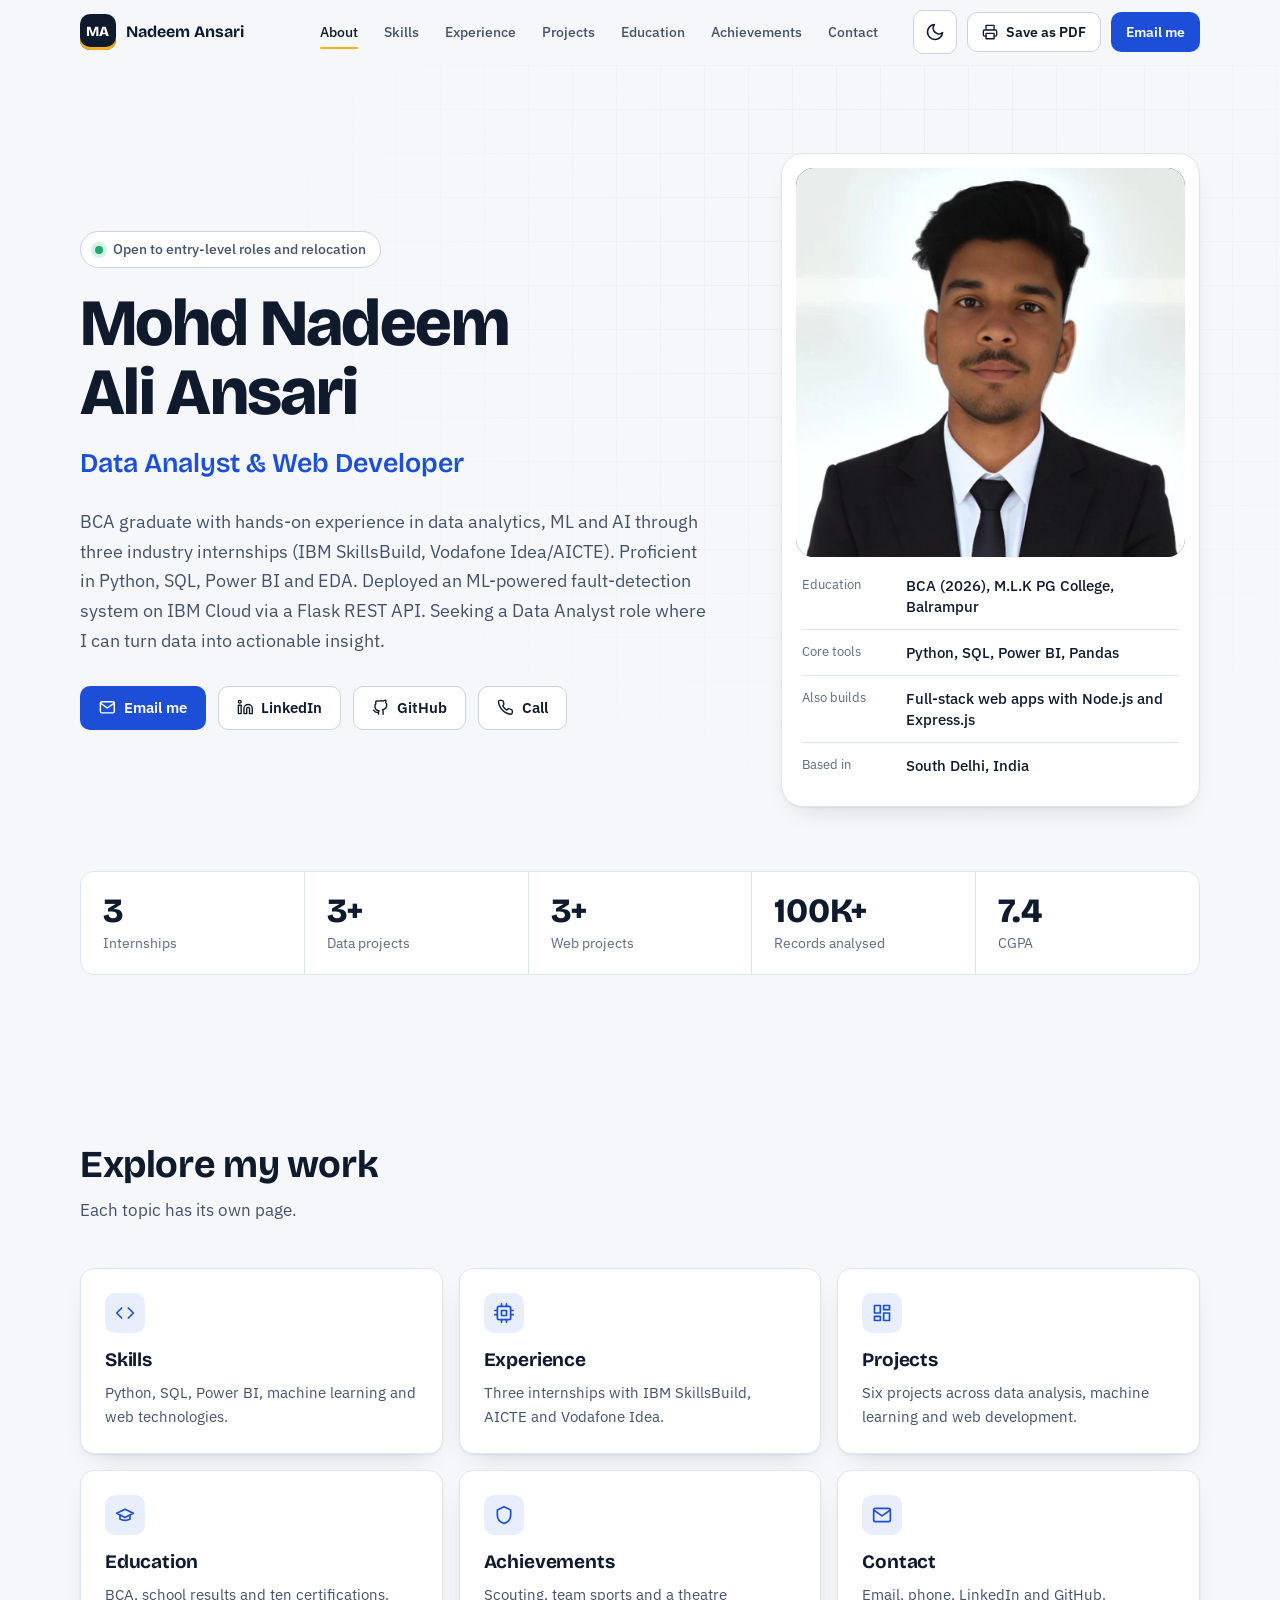
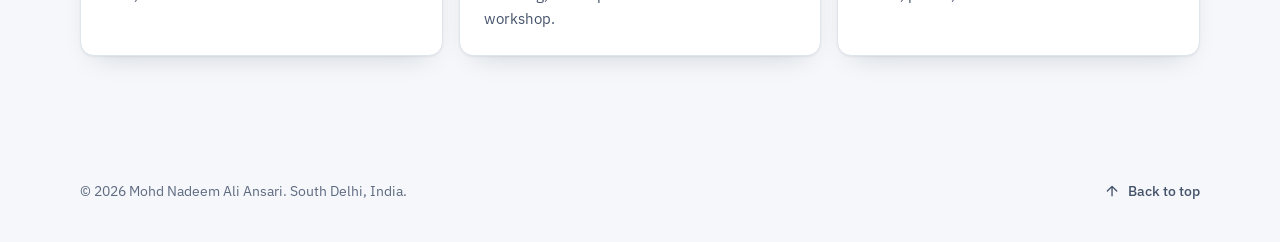
<file: index.html>
<!doctype html>
<html lang="en" data-theme="light">
  <head>
    <meta charset="UTF-8" />
    <meta name="viewport" content="width=device-width, initial-scale=1.0" />
    <title>Mohd Nadeem Ali Ansari — Data Analyst &amp; Web Developer</title>
    <meta
      name="description"
      content="Portfolio of Mohd Nadeem Ali Ansari — BCA graduate, Data Analyst and Web Developer fresher with three industry internships."
    />
    <meta name="theme-color" content="#0f1b2d" />
    <meta
      property="og:title"
      content="Mohd Nadeem Ali Ansari — Data Analyst &amp; Web Developer"
    />
    <meta
      property="og:description"
      content="Python, SQL, Power BI and full-stack web projects. Three industry internships (IBM SkillsBuild, Vodafone Idea)."
    />

    <script>
      /* Set the theme before first paint to avoid a flash */
      try {
        var t = localStorage.getItem("theme");
        if (!t)
          t = matchMedia("(prefers-color-scheme: dark)").matches
            ? "dark"
            : "light";
        document.documentElement.dataset.theme = t;
      } catch (e) {}
    </script>

    <link rel="preconnect" href="https://fonts.googleapis.com" />
    <link rel="preconnect" href="https://fonts.gstatic.com" crossorigin />
    <link
      href="https://fonts.googleapis.com/css2?family=Bricolage+Grotesque:opsz,wght@12..96,600..800&family=IBM+Plex+Sans:wght@400;500;600&display=swap"
      rel="stylesheet"
    />
    <link rel="stylesheet" href="style.css" />
  </head>
  <body>
    <!-- Icon sprite -->
    <svg
      width="0"
      height="0"
      style="position: absolute"
      aria-hidden="true"
      focusable="false"
    >
      <symbol id="i-mail" viewBox="0 0 24 24">
        <path
          d="M4 4h16a2 2 0 0 1 2 2v12a2 2 0 0 1-2 2H4a2 2 0 0 1-2-2V6a2 2 0 0 1 2-2z"
        />
        <path d="m22 6-10 7L2 6" />
      </symbol>
      <symbol id="i-phone" viewBox="0 0 24 24">
        <path
          d="M22 16.9v3a2 2 0 0 1-2.2 2 19.8 19.8 0 0 1-8.6-3.1 19.5 19.5 0 0 1-6-6A19.8 19.8 0 0 1 2.1 4.2 2 2 0 0 1 4.1 2h3a2 2 0 0 1 2 1.7c.1 1 .4 1.9.7 2.8a2 2 0 0 1-.5 2.1L8.1 9.9a16 16 0 0 0 6 6l1.3-1.3a2 2 0 0 1 2.1-.4c.9.3 1.8.6 2.8.7a2 2 0 0 1 1.7 2z"
        />
      </symbol>
      <symbol id="i-linkedin" viewBox="0 0 24 24">
        <path
          d="M16 8a6 6 0 0 1 6 6v7h-4v-7a2 2 0 0 0-4 0v7h-4v-7a6 6 0 0 1 6-6z"
        />
        <rect x="2" y="9" width="4" height="12" />
        <circle cx="4" cy="4" r="2" />
      </symbol>
      <symbol id="i-github" viewBox="0 0 24 24">
        <path
          d="M9 19c-5 1.5-5-2.5-7-3m14 6v-3.9a3.4 3.4 0 0 0-.9-2.6c3-.3 6.1-1.5 6.1-6.7a5.2 5.2 0 0 0-1.4-3.6 4.8 4.8 0 0 0-.1-3.6s-1.1-.3-3.7 1.4a12.8 12.8 0 0 0-6.6 0C6.8 2.8 5.7 3.1 5.7 3.1a4.8 4.8 0 0 0-.1 3.6A5.2 5.2 0 0 0 4.2 10.3c0 5.2 3.1 6.4 6.1 6.7a3.4 3.4 0 0 0-.9 2.6V22"
        />
      </symbol>
      <symbol id="i-pin" viewBox="0 0 24 24">
        <path d="M21 10c0 7-9 13-9 13S3 17 3 10a9 9 0 0 1 18 0z" />
        <circle cx="12" cy="10" r="3" />
      </symbol>
      <symbol id="i-code" viewBox="0 0 24 24">
        <polyline points="16 18 22 12 16 6" />
        <polyline points="8 6 2 12 8 18" />
      </symbol>
      <symbol id="i-chart" viewBox="0 0 24 24">
        <path d="M3 3v18h18" />
        <path d="m19 9-5 5-4-4-3 3" />
      </symbol>
      <symbol id="i-dashboard" viewBox="0 0 24 24">
        <rect x="3" y="3" width="7" height="9" />
        <rect x="14" y="3" width="7" height="5" />
        <rect x="14" y="12" width="7" height="9" />
        <rect x="3" y="16" width="7" height="5" />
      </symbol>
      <symbol id="i-cpu" viewBox="0 0 24 24">
        <rect x="4" y="4" width="16" height="16" rx="2" />
        <rect x="9" y="9" width="6" height="6" />
        <path d="M9 1v3M15 1v3M9 20v3M15 20v3M20 9h3M20 14h3M1 9h3M1 14h3" />
      </symbol>
      <symbol id="i-cloud" viewBox="0 0 24 24">
        <path d="M18 10h-1.26A8 8 0 1 0 9 20h9a5 5 0 0 0 0-10Z" />
      </symbol>
      <symbol id="i-monitor" viewBox="0 0 24 24">
        <rect x="2" y="4" width="20" height="14" rx="2" />
        <path d="M8 21h8M12 17v4" />
      </symbol>
      <symbol id="i-check" viewBox="0 0 24 24">
        <path d="M20 6 9 17l-5-5" />
      </symbol>
      <symbol id="i-shield" viewBox="0 0 24 24">
        <path d="M12 2 4 6v6c0 5 3.4 8.7 8 10 4.6-1.3 8-5 8-10V6Z" />
      </symbol>
      <symbol id="i-users" viewBox="0 0 24 24">
        <path d="M17 21v-2a4 4 0 0 0-4-4H5a4 4 0 0 0-4 4v2" />
        <circle cx="9" cy="7" r="4" />
        <path d="M23 21v-2a4 4 0 0 0-3-3.9M16 3.1a4 4 0 0 1 0 7.8" />
      </symbol>
      <symbol id="i-message" viewBox="0 0 24 24">
        <path
          d="M21 15a2 2 0 0 1-2 2H7l-4 4V5a2 2 0 0 1 2-2h14a2 2 0 0 1 2 2z"
        />
      </symbol>
      <symbol id="i-cap" viewBox="0 0 24 24">
        <path d="m22 10-10-5L2 10l10 5 10-5Z" />
        <path d="M6 12v5c3 2 9 2 12 0v-5" />
      </symbol>
      <symbol id="i-menu" viewBox="0 0 24 24">
        <path d="M3 6h18M3 12h18M3 18h18" />
      </symbol>
      <symbol id="i-close" viewBox="0 0 24 24">
        <path d="M18 6 6 18M6 6l12 12" />
      </symbol>
      <symbol id="i-sun" viewBox="0 0 24 24">
        <circle cx="12" cy="12" r="4" />
        <path
          d="M12 2v2M12 20v2M4.9 4.9l1.4 1.4M17.7 17.7l1.4 1.4M2 12h2M20 12h2M4.9 19.1l1.4-1.4M17.7 6.3l1.4-1.4"
        />
      </symbol>
      <symbol id="i-moon" viewBox="0 0 24 24">
        <path d="M21 12.8A9 9 0 1 1 11.2 3a7 7 0 0 0 9.8 9.8z" />
      </symbol>
      <symbol id="i-printer" viewBox="0 0 24 24">
        <path
          d="M6 9V2h12v7M6 18H4a2 2 0 0 1-2-2v-5a2 2 0 0 1 2-2h16a2 2 0 0 1 2 2v5a2 2 0 0 1-2 2h-2"
        />
        <rect x="6" y="14" width="12" height="8" />
      </symbol>
      <symbol id="i-bolt" viewBox="0 0 24 24">
        <path d="M13 2 3 14h8l-1 8 10-12h-8z" />
      </symbol>
      <symbol id="i-film" viewBox="0 0 24 24">
        <rect x="2" y="2" width="20" height="20" rx="2.2" />
        <path d="M7 2v20M17 2v20M2 12h20M2 7h5M2 17h5M17 17h5M17 7h5" />
      </symbol>
      <symbol id="i-home" viewBox="0 0 24 24">
        <path d="M3 9.5 12 3l9 6.5V21H3Z" />
        <path d="M9 21v-6h6v6" />
      </symbol>
      <symbol id="i-globe" viewBox="0 0 24 24">
        <circle cx="12" cy="12" r="10" />
        <path d="M2 12h20M12 2a15 15 0 0 1 0 20 15 15 0 0 1 0-20z" />
      </symbol>
      <symbol id="i-tasks" viewBox="0 0 24 24">
        <path d="m3 7 2 2 4-4" />
        <path d="m3 17 2 2 4-4" />
        <path d="M13 7h8M13 17h8" />
      </symbol>
      <symbol id="i-activity" viewBox="0 0 24 24">
        <path d="M22 12h-4l-3 9L9 3l-3 9H2" />
      </symbol>
      <symbol id="i-up" viewBox="0 0 24 24">
        <path d="M12 19V5M5 12l7-7 7 7" />
      </symbol>
    </svg>

    <a class="skip-link" href="#main">Skip to content</a>
    <header class="site-header" id="top">
      <div class="bar wrap">
        <a
          class="brand"
          href="index.html"
          aria-label="Mohd Nadeem Ali Ansari, home"
        >
          <span class="brand-mark">MA</span>
          <span class="brand-name">Nadeem Ansari</span>
        </a>

        <nav class="nav" aria-label="Primary">
          <ul>
            <li><a href="index.html" aria-current="page">About</a></li>
            <li><a href="skills.html">Skills</a></li>
            <li><a href="experience.html">Experience</a></li>
            <li><a href="projects.html">Projects</a></li>
            <li><a href="education.html">Education</a></li>
            <li><a href="achievements.html">Achievements</a></li>
            <li><a href="contact.html">Contact</a></li>
          </ul>
        </nav>

        <div class="bar-actions">
          <button
            class="icon-btn"
            id="themeToggle"
            type="button"
            aria-label="Switch to dark theme"
          >
            <svg class="i i-moon" aria-hidden="true">
              <use href="#i-moon" />
            </svg>
            <svg class="i i-sun" aria-hidden="true"><use href="#i-sun" /></svg>
          </button>
          <button class="btn btn-ghost bar-desktop" id="printBtn" type="button">
            <svg class="i" aria-hidden="true"><use href="#i-printer" /></svg>
            Save as PDF
          </button>
          <a
            class="btn btn-primary bar-desktop"
            href="mailto:mohdnadeemaliansari@gmail.com"
            >Email me</a
          >
          <button
            class="icon-btn nav-toggle"
            id="navToggle"
            type="button"
            aria-label="Open menu"
            aria-expanded="false"
            aria-controls="mobilePanel"
          >
            <svg class="i i-open" aria-hidden="true">
              <use href="#i-menu" />
            </svg>
            <svg class="i i-shut" aria-hidden="true">
              <use href="#i-close" />
            </svg>
          </button>
        </div>
      </div>

      <div class="mobile-panel" id="mobilePanel">
        <nav aria-label="Mobile">
          <ul>
            <li><a href="index.html" aria-current="page">About</a></li>
            <li><a href="skills.html">Skills</a></li>
            <li><a href="experience.html">Experience</a></li>
            <li><a href="projects.html">Projects</a></li>
            <li><a href="education.html">Education</a></li>
            <li><a href="achievements.html">Achievements</a></li>
            <li><a href="contact.html">Contact</a></li>
          </ul>
        </nav>
        <div class="mobile-actions">
          <a class="btn btn-primary" href="mailto:mohdnadeemaliansari@gmail.com"
            >Email me</a
          >
          <button class="btn btn-ghost" id="printBtnMobile" type="button">
            <svg class="i" aria-hidden="true"><use href="#i-printer" /></svg>
            Save as PDF
          </button>
        </div>
      </div>
    </header>
    <main id="main">
      <section class="hero" id="about" aria-labelledby="hero-title">
        <div class="wrap">
          <div class="hero-grid">
            <div class="hero-copy">
              <p class="status" data-enter style="--i: 0">
                <span class="status-dot" aria-hidden="true"></span>
                Open to entry-level roles and relocation
              </p>
              <h1 id="hero-title" data-enter style="--i: 1">
                Mohd Nadeem Ali Ansari
              </h1>
              <p class="hero-role" data-enter style="--i: 2">
                Data Analyst &amp; Web Developer
              </p>
              <p class="hero-summary" data-enter style="--i: 3">
                BCA graduate with hands-on experience in data analytics, ML and
                AI through three industry internships (IBM SkillsBuild, Vodafone
                Idea/AICTE). Proficient in Python, SQL, Power BI and EDA.
                Deployed an ML-powered fault-detection system on IBM Cloud via a
                Flask REST API. Seeking a Data Analyst role where I can turn
                data into actionable insight.
              </p>

              <div class="hero-cta" data-enter style="--i: 4">
                <a
                  class="btn btn-primary"
                  href="mailto:mohdnadeemaliansari@gmail.com"
                >
                  <svg class="i" aria-hidden="true"><use href="#i-mail" /></svg>
                  Email me
                </a>
                <a
                  class="btn btn-ghost"
                  href="https://linkedin.com/in/mohd-nadeem-ali-ansari-/"
                  target="_blank"
                  rel="noopener"
                >
                  <svg class="i" aria-hidden="true">
                    <use href="#i-linkedin" />
                  </svg>
                  LinkedIn
                </a>
                <a
                  class="btn btn-ghost"
                  href="https://github.com/mohdnadeemaliansari"
                  target="_blank"
                  rel="noopener"
                >
                  <svg class="i" aria-hidden="true">
                    <use href="#i-github" />
                  </svg>
                  GitHub
                </a>
                <a class="btn btn-ghost" href="tel:+919984017532">
                  <svg class="i" aria-hidden="true">
                    <use href="#i-phone" />
                  </svg>
                  Call
                </a>
              </div>
            </div>

            <aside
              class="snapshot"
              aria-label="Profile snapshot"
              data-enter
              style="--i: 3"
            >
              <figure class="snap-photo">
                <span class="snap-initials" aria-hidden="true">MA</span>
                <img
                  src="image.jpg"
                  alt="Portrait of Mohd Nadeem Ali Ansari"
                  width="480"
                  height="480"
                />
              </figure>
              <dl class="snap-facts">
                <div>
                  <dt>Education</dt>
                  <dd>BCA (2026), M.L.K PG College, Balrampur</dd>
                </div>
                <div>
                  <dt>Core tools</dt>
                  <dd>Python, SQL, Power BI, Pandas</dd>
                </div>
                <div>
                  <dt>Also builds</dt>
                  <dd>Full-stack web apps with Node.js and Express.js</dd>
                </div>
                <div>
                  <dt>Based in</dt>
                  <dd>South Delhi, India</dd>
                </div>
              </dl>
            </aside>
          </div>

          <div class="metrics" data-enter style="--i: 5">
            <div class="metric"><strong>3</strong><span>Internships</span></div>
            <div class="metric">
              <strong>3+</strong><span>Data projects</span>
            </div>
            <div class="metric">
              <strong>3+</strong><span>Web projects</span>
            </div>
            <div class="metric">
              <strong>100K+</strong><span>Records analysed</span>
            </div>
            <div class="metric"><strong>7.4</strong><span>CGPA</span></div>
          </div>
        </div>
      </section>
      <section class="section" aria-labelledby="explore-title">
        <div class="wrap">
          <header class="sec-head">
            <h2 id="explore-title">Explore my work</h2>
            <p>Each topic has its own page.</p>
          </header>
          <div class="explore">
            <a class="card explore-card" href="skills.html">
              <span class="icon-tile"
                ><svg class="i" aria-hidden="true"><use href="#i-code" /></svg
              ></span>
              <h3>Skills</h3>
              <p>
                Python, SQL, Power BI, machine learning and web technologies.
              </p>
            </a>
            <a class="card explore-card" href="experience.html">
              <span class="icon-tile"
                ><svg class="i" aria-hidden="true"><use href="#i-cpu" /></svg
              ></span>
              <h3>Experience</h3>
              <p>
                Three internships with IBM SkillsBuild, AICTE and Vodafone Idea.
              </p>
            </a>
            <a class="card explore-card" href="projects.html">
              <span class="icon-tile"
                ><svg class="i" aria-hidden="true">
                  <use href="#i-dashboard" /></svg
              ></span>
              <h3>Projects</h3>
              <p>
                Six projects across data analysis, machine learning and web
                development.
              </p>
            </a>
            <a class="card explore-card" href="education.html">
              <span class="icon-tile"
                ><svg class="i" aria-hidden="true"><use href="#i-cap" /></svg
              ></span>
              <h3>Education</h3>
              <p>BCA, school results and ten certifications.</p>
            </a>
            <a class="card explore-card" href="achievements.html">
              <span class="icon-tile"
                ><svg class="i" aria-hidden="true"><use href="#i-shield" /></svg
              ></span>
              <h3>Achievements</h3>
              <p>Scouting, team sports and a theatre workshop.</p>
            </a>
            <a class="card explore-card" href="contact.html">
              <span class="icon-tile"
                ><svg class="i" aria-hidden="true"><use href="#i-mail" /></svg
              ></span>
              <h3>Contact</h3>
              <p>Email, phone, LinkedIn and GitHub.</p>
            </a>
          </div>
        </div>
      </section>
    </main>
    <footer class="site-footer">
      <div class="wrap foot">
        <p>
          &copy; <span id="year">2026</span> Mohd Nadeem Ali Ansari. South
          Delhi, India.
        </p>
        <a href="#top" class="to-top">
          <svg class="i" aria-hidden="true"><use href="#i-up" /></svg>
          Back to top
        </a>
      </div>
    </footer>
    <script src="script.js"></script>
  </body>
</html>
</file>
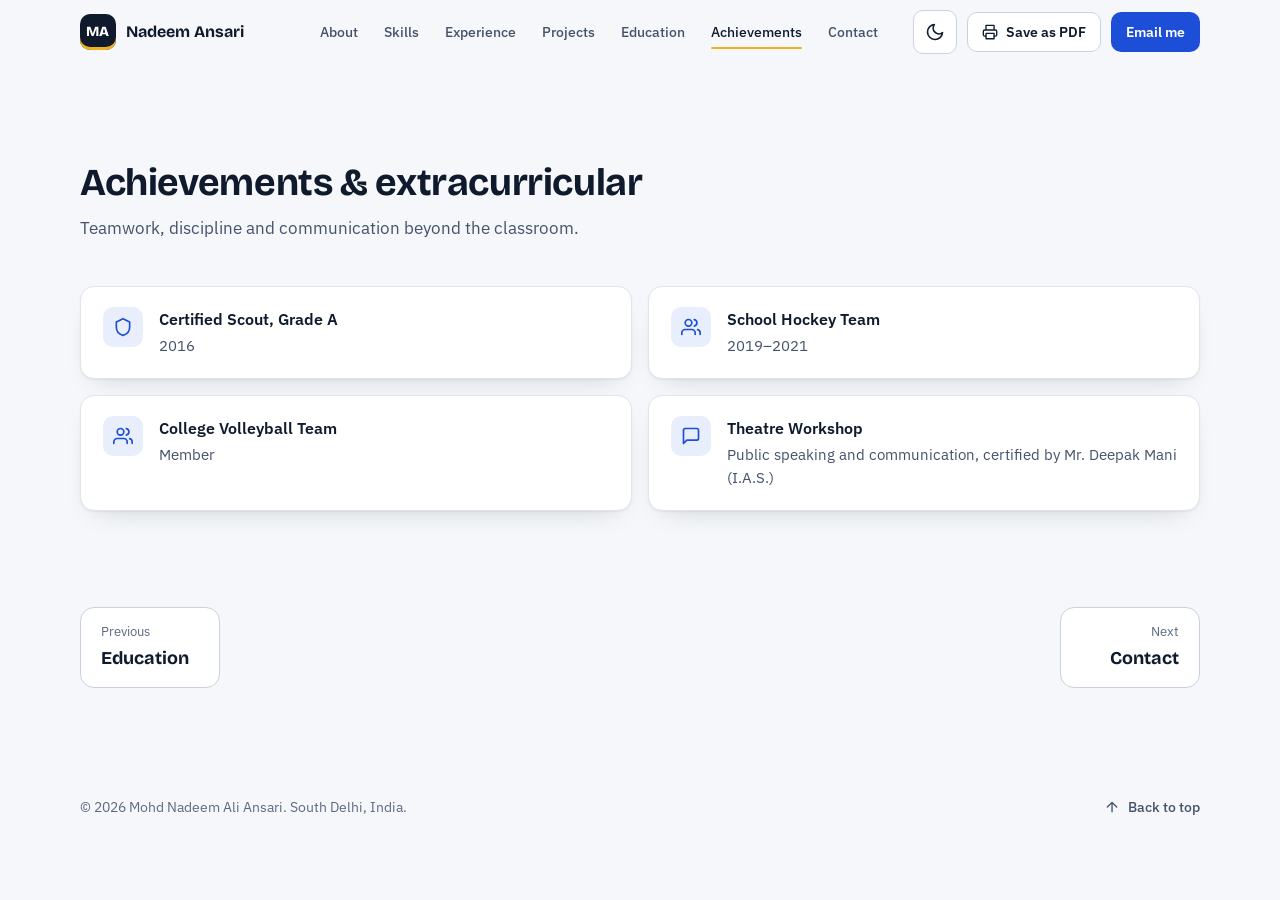
<file: achievements.html>
<!doctype html>
<html lang="en" data-theme="light">
  <head>
    <meta charset="UTF-8" />
    <meta name="viewport" content="width=device-width, initial-scale=1.0" />
    <title>Achievements — Mohd Nadeem Ali Ansari</title>
    <meta
      name="description"
      content="Scouting, team sports and theatre achievements beyond academics."
    />
    <meta name="theme-color" content="#0f1b2d" />
    <meta property="og:title" content="Achievements — Mohd Nadeem Ali Ansari" />
    <meta
      property="og:description"
      content="Python, SQL, Power BI and full-stack web projects. Three industry internships (IBM SkillsBuild, Vodafone Idea)."
    />

    <script>
      /* Set the theme before first paint to avoid a flash */
      try {
        var t = localStorage.getItem("theme");
        if (!t)
          t = matchMedia("(prefers-color-scheme: dark)").matches
            ? "dark"
            : "light";
        document.documentElement.dataset.theme = t;
      } catch (e) {}
    </script>

    <link rel="preconnect" href="https://fonts.googleapis.com" />
    <link rel="preconnect" href="https://fonts.gstatic.com" crossorigin />
    <link
      href="https://fonts.googleapis.com/css2?family=Bricolage+Grotesque:opsz,wght@12..96,600..800&family=IBM+Plex+Sans:wght@400;500;600&display=swap"
      rel="stylesheet"
    />
    <link rel="stylesheet" href="style.css" />
  </head>
  <body>
    <!-- Icon sprite -->
    <svg
      width="0"
      height="0"
      style="position: absolute"
      aria-hidden="true"
      focusable="false"
    >
      <symbol id="i-mail" viewBox="0 0 24 24">
        <path
          d="M4 4h16a2 2 0 0 1 2 2v12a2 2 0 0 1-2 2H4a2 2 0 0 1-2-2V6a2 2 0 0 1 2-2z"
        />
        <path d="m22 6-10 7L2 6" />
      </symbol>
      <symbol id="i-phone" viewBox="0 0 24 24">
        <path
          d="M22 16.9v3a2 2 0 0 1-2.2 2 19.8 19.8 0 0 1-8.6-3.1 19.5 19.5 0 0 1-6-6A19.8 19.8 0 0 1 2.1 4.2 2 2 0 0 1 4.1 2h3a2 2 0 0 1 2 1.7c.1 1 .4 1.9.7 2.8a2 2 0 0 1-.5 2.1L8.1 9.9a16 16 0 0 0 6 6l1.3-1.3a2 2 0 0 1 2.1-.4c.9.3 1.8.6 2.8.7a2 2 0 0 1 1.7 2z"
        />
      </symbol>
      <symbol id="i-linkedin" viewBox="0 0 24 24">
        <path
          d="M16 8a6 6 0 0 1 6 6v7h-4v-7a2 2 0 0 0-4 0v7h-4v-7a6 6 0 0 1 6-6z"
        />
        <rect x="2" y="9" width="4" height="12" />
        <circle cx="4" cy="4" r="2" />
      </symbol>
      <symbol id="i-github" viewBox="0 0 24 24">
        <path
          d="M9 19c-5 1.5-5-2.5-7-3m14 6v-3.9a3.4 3.4 0 0 0-.9-2.6c3-.3 6.1-1.5 6.1-6.7a5.2 5.2 0 0 0-1.4-3.6 4.8 4.8 0 0 0-.1-3.6s-1.1-.3-3.7 1.4a12.8 12.8 0 0 0-6.6 0C6.8 2.8 5.7 3.1 5.7 3.1a4.8 4.8 0 0 0-.1 3.6A5.2 5.2 0 0 0 4.2 10.3c0 5.2 3.1 6.4 6.1 6.7a3.4 3.4 0 0 0-.9 2.6V22"
        />
      </symbol>
      <symbol id="i-pin" viewBox="0 0 24 24">
        <path d="M21 10c0 7-9 13-9 13S3 17 3 10a9 9 0 0 1 18 0z" />
        <circle cx="12" cy="10" r="3" />
      </symbol>
      <symbol id="i-code" viewBox="0 0 24 24">
        <polyline points="16 18 22 12 16 6" />
        <polyline points="8 6 2 12 8 18" />
      </symbol>
      <symbol id="i-chart" viewBox="0 0 24 24">
        <path d="M3 3v18h18" />
        <path d="m19 9-5 5-4-4-3 3" />
      </symbol>
      <symbol id="i-dashboard" viewBox="0 0 24 24">
        <rect x="3" y="3" width="7" height="9" />
        <rect x="14" y="3" width="7" height="5" />
        <rect x="14" y="12" width="7" height="9" />
        <rect x="3" y="16" width="7" height="5" />
      </symbol>
      <symbol id="i-cpu" viewBox="0 0 24 24">
        <rect x="4" y="4" width="16" height="16" rx="2" />
        <rect x="9" y="9" width="6" height="6" />
        <path d="M9 1v3M15 1v3M9 20v3M15 20v3M20 9h3M20 14h3M1 9h3M1 14h3" />
      </symbol>
      <symbol id="i-cloud" viewBox="0 0 24 24">
        <path d="M18 10h-1.26A8 8 0 1 0 9 20h9a5 5 0 0 0 0-10Z" />
      </symbol>
      <symbol id="i-monitor" viewBox="0 0 24 24">
        <rect x="2" y="4" width="20" height="14" rx="2" />
        <path d="M8 21h8M12 17v4" />
      </symbol>
      <symbol id="i-check" viewBox="0 0 24 24">
        <path d="M20 6 9 17l-5-5" />
      </symbol>
      <symbol id="i-shield" viewBox="0 0 24 24">
        <path d="M12 2 4 6v6c0 5 3.4 8.7 8 10 4.6-1.3 8-5 8-10V6Z" />
      </symbol>
      <symbol id="i-users" viewBox="0 0 24 24">
        <path d="M17 21v-2a4 4 0 0 0-4-4H5a4 4 0 0 0-4 4v2" />
        <circle cx="9" cy="7" r="4" />
        <path d="M23 21v-2a4 4 0 0 0-3-3.9M16 3.1a4 4 0 0 1 0 7.8" />
      </symbol>
      <symbol id="i-message" viewBox="0 0 24 24">
        <path
          d="M21 15a2 2 0 0 1-2 2H7l-4 4V5a2 2 0 0 1 2-2h14a2 2 0 0 1 2 2z"
        />
      </symbol>
      <symbol id="i-cap" viewBox="0 0 24 24">
        <path d="m22 10-10-5L2 10l10 5 10-5Z" />
        <path d="M6 12v5c3 2 9 2 12 0v-5" />
      </symbol>
      <symbol id="i-menu" viewBox="0 0 24 24">
        <path d="M3 6h18M3 12h18M3 18h18" />
      </symbol>
      <symbol id="i-close" viewBox="0 0 24 24">
        <path d="M18 6 6 18M6 6l12 12" />
      </symbol>
      <symbol id="i-sun" viewBox="0 0 24 24">
        <circle cx="12" cy="12" r="4" />
        <path
          d="M12 2v2M12 20v2M4.9 4.9l1.4 1.4M17.7 17.7l1.4 1.4M2 12h2M20 12h2M4.9 19.1l1.4-1.4M17.7 6.3l1.4-1.4"
        />
      </symbol>
      <symbol id="i-moon" viewBox="0 0 24 24">
        <path d="M21 12.8A9 9 0 1 1 11.2 3a7 7 0 0 0 9.8 9.8z" />
      </symbol>
      <symbol id="i-printer" viewBox="0 0 24 24">
        <path
          d="M6 9V2h12v7M6 18H4a2 2 0 0 1-2-2v-5a2 2 0 0 1 2-2h16a2 2 0 0 1 2 2v5a2 2 0 0 1-2 2h-2"
        />
        <rect x="6" y="14" width="12" height="8" />
      </symbol>
      <symbol id="i-bolt" viewBox="0 0 24 24">
        <path d="M13 2 3 14h8l-1 8 10-12h-8z" />
      </symbol>
      <symbol id="i-film" viewBox="0 0 24 24">
        <rect x="2" y="2" width="20" height="20" rx="2.2" />
        <path d="M7 2v20M17 2v20M2 12h20M2 7h5M2 17h5M17 17h5M17 7h5" />
      </symbol>
      <symbol id="i-home" viewBox="0 0 24 24">
        <path d="M3 9.5 12 3l9 6.5V21H3Z" />
        <path d="M9 21v-6h6v6" />
      </symbol>
      <symbol id="i-globe" viewBox="0 0 24 24">
        <circle cx="12" cy="12" r="10" />
        <path d="M2 12h20M12 2a15 15 0 0 1 0 20 15 15 0 0 1 0-20z" />
      </symbol>
      <symbol id="i-tasks" viewBox="0 0 24 24">
        <path d="m3 7 2 2 4-4" />
        <path d="m3 17 2 2 4-4" />
        <path d="M13 7h8M13 17h8" />
      </symbol>
      <symbol id="i-activity" viewBox="0 0 24 24">
        <path d="M22 12h-4l-3 9L9 3l-3 9H2" />
      </symbol>
      <symbol id="i-up" viewBox="0 0 24 24">
        <path d="M12 19V5M5 12l7-7 7 7" />
      </symbol>
    </svg>

    <a class="skip-link" href="#main">Skip to content</a>
    <header class="site-header" id="top">
      <div class="bar wrap">
        <a
          class="brand"
          href="index.html"
          aria-label="Mohd Nadeem Ali Ansari, home"
        >
          <span class="brand-mark">MA</span>
          <span class="brand-name">Nadeem Ansari</span>
        </a>

        <nav class="nav" aria-label="Primary">
          <ul>
            <li><a href="index.html">About</a></li>
            <li><a href="skills.html">Skills</a></li>
            <li><a href="experience.html">Experience</a></li>
            <li><a href="projects.html">Projects</a></li>
            <li><a href="education.html">Education</a></li>
            <li>
              <a href="achievements.html" aria-current="page">Achievements</a>
            </li>
            <li><a href="contact.html">Contact</a></li>
          </ul>
        </nav>

        <div class="bar-actions">
          <button
            class="icon-btn"
            id="themeToggle"
            type="button"
            aria-label="Switch to dark theme"
          >
            <svg class="i i-moon" aria-hidden="true">
              <use href="#i-moon" />
            </svg>
            <svg class="i i-sun" aria-hidden="true"><use href="#i-sun" /></svg>
          </button>
          <button class="btn btn-ghost bar-desktop" id="printBtn" type="button">
            <svg class="i" aria-hidden="true"><use href="#i-printer" /></svg>
            Save as PDF
          </button>
          <a
            class="btn btn-primary bar-desktop"
            href="mailto:mohdnadeemaliansari@gmail.com"
            >Email me</a
          >
          <button
            class="icon-btn nav-toggle"
            id="navToggle"
            type="button"
            aria-label="Open menu"
            aria-expanded="false"
            aria-controls="mobilePanel"
          >
            <svg class="i i-open" aria-hidden="true">
              <use href="#i-menu" />
            </svg>
            <svg class="i i-shut" aria-hidden="true">
              <use href="#i-close" />
            </svg>
          </button>
        </div>
      </div>

      <div class="mobile-panel" id="mobilePanel">
        <nav aria-label="Mobile">
          <ul>
            <li><a href="index.html">About</a></li>
            <li><a href="skills.html">Skills</a></li>
            <li><a href="experience.html">Experience</a></li>
            <li><a href="projects.html">Projects</a></li>
            <li><a href="education.html">Education</a></li>
            <li>
              <a href="achievements.html" aria-current="page">Achievements</a>
            </li>
            <li><a href="contact.html">Contact</a></li>
          </ul>
        </nav>
        <div class="mobile-actions">
          <a class="btn btn-primary" href="mailto:mohdnadeemaliansari@gmail.com"
            >Email me</a
          >
          <button class="btn btn-ghost" id="printBtnMobile" type="button">
            <svg class="i" aria-hidden="true"><use href="#i-printer" /></svg>
            Save as PDF
          </button>
        </div>
      </div>
    </header>
    <main id="main">
      <section class="section" id="achievements" aria-labelledby="ach-title">
        <div class="wrap">
          <header class="sec-head">
            <h1 id="ach-title">Achievements &amp; extracurricular</h1>
            <p>Teamwork, discipline and communication beyond the classroom.</p>
          </header>

          <ul class="ach">
            <li class="card">
              <span class="icon-tile"
                ><svg class="i" aria-hidden="true"><use href="#i-shield" /></svg
              ></span>
              <div>
                <strong>Certified Scout, Grade A</strong><span>2016</span>
              </div>
            </li>
            <li class="card">
              <span class="icon-tile"
                ><svg class="i" aria-hidden="true"><use href="#i-users" /></svg
              ></span>
              <div>
                <strong>School Hockey Team</strong><span>2019–2021</span>
              </div>
            </li>
            <li class="card">
              <span class="icon-tile"
                ><svg class="i" aria-hidden="true"><use href="#i-users" /></svg
              ></span>
              <div>
                <strong>College Volleyball Team</strong><span>Member</span>
              </div>
            </li>
            <li class="card">
              <span class="icon-tile"
                ><svg class="i" aria-hidden="true">
                  <use href="#i-message" /></svg
              ></span>
              <div>
                <strong>Theatre Workshop</strong
                ><span
                  >Public speaking and communication, certified by Mr. Deepak
                  Mani (I.A.S.)</span
                >
              </div>
            </li>
          </ul>
        </div>
      </section>
      <div class="wrap">
        <nav class="pager" aria-label="Page navigation">
          <a class="pager-link pager-prev" href="education.html"
            ><small>Previous</small>Education</a
          ><a class="pager-link pager-next" href="contact.html"
            ><small>Next</small>Contact</a
          >
        </nav>
      </div>
    </main>
    <footer class="site-footer">
      <div class="wrap foot">
        <p>
          &copy; <span id="year">2026</span> Mohd Nadeem Ali Ansari. South
          Delhi, India.
        </p>
        <a href="#top" class="to-top">
          <svg class="i" aria-hidden="true"><use href="#i-up" /></svg>
          Back to top
        </a>
      </div>
    </footer>
    <script src="script.js"></script>
  </body>
</html>
</file>
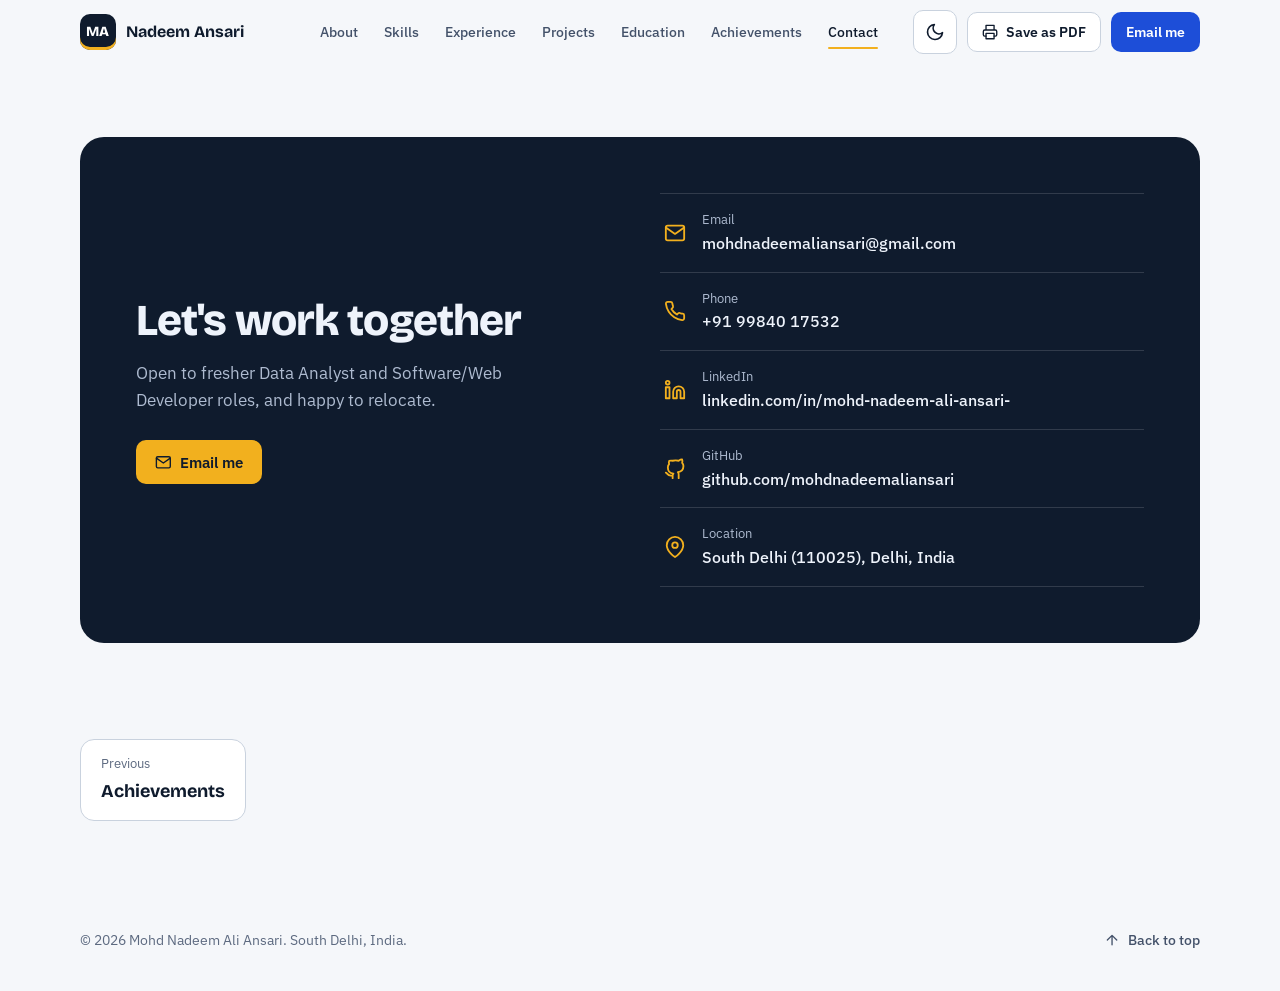
<file: contact.html>
<!doctype html>
<html lang="en" data-theme="light">
  <head>
    <meta charset="UTF-8" />
    <meta name="viewport" content="width=device-width, initial-scale=1.0" />
    <title>Contact — Mohd Nadeem Ali Ansari</title>
    <meta
      name="description"
      content="Contact Mohd Nadeem Ali Ansari for Data Analyst and Web Developer roles."
    />
    <meta name="theme-color" content="#0f1b2d" />
    <meta property="og:title" content="Contact — Mohd Nadeem Ali Ansari" />
    <meta
      property="og:description"
      content="Python, SQL, Power BI and full-stack web projects. Three industry internships (IBM SkillsBuild, Vodafone Idea)."
    />

    <script>
      /* Set the theme before first paint to avoid a flash */
      try {
        var t = localStorage.getItem("theme");
        if (!t)
          t = matchMedia("(prefers-color-scheme: dark)").matches
            ? "dark"
            : "light";
        document.documentElement.dataset.theme = t;
      } catch (e) {}
    </script>

    <link rel="preconnect" href="https://fonts.googleapis.com" />
    <link rel="preconnect" href="https://fonts.gstatic.com" crossorigin />
    <link
      href="https://fonts.googleapis.com/css2?family=Bricolage+Grotesque:opsz,wght@12..96,600..800&family=IBM+Plex+Sans:wght@400;500;600&display=swap"
      rel="stylesheet"
    />
    <link rel="stylesheet" href="style.css" />
  </head>
  <body>
    <!-- Icon sprite -->
    <svg
      width="0"
      height="0"
      style="position: absolute"
      aria-hidden="true"
      focusable="false"
    >
      <symbol id="i-mail" viewBox="0 0 24 24">
        <path
          d="M4 4h16a2 2 0 0 1 2 2v12a2 2 0 0 1-2 2H4a2 2 0 0 1-2-2V6a2 2 0 0 1 2-2z"
        />
        <path d="m22 6-10 7L2 6" />
      </symbol>
      <symbol id="i-phone" viewBox="0 0 24 24">
        <path
          d="M22 16.9v3a2 2 0 0 1-2.2 2 19.8 19.8 0 0 1-8.6-3.1 19.5 19.5 0 0 1-6-6A19.8 19.8 0 0 1 2.1 4.2 2 2 0 0 1 4.1 2h3a2 2 0 0 1 2 1.7c.1 1 .4 1.9.7 2.8a2 2 0 0 1-.5 2.1L8.1 9.9a16 16 0 0 0 6 6l1.3-1.3a2 2 0 0 1 2.1-.4c.9.3 1.8.6 2.8.7a2 2 0 0 1 1.7 2z"
        />
      </symbol>
      <symbol id="i-linkedin" viewBox="0 0 24 24">
        <path
          d="M16 8a6 6 0 0 1 6 6v7h-4v-7a2 2 0 0 0-4 0v7h-4v-7a6 6 0 0 1 6-6z"
        />
        <rect x="2" y="9" width="4" height="12" />
        <circle cx="4" cy="4" r="2" />
      </symbol>
      <symbol id="i-github" viewBox="0 0 24 24">
        <path
          d="M9 19c-5 1.5-5-2.5-7-3m14 6v-3.9a3.4 3.4 0 0 0-.9-2.6c3-.3 6.1-1.5 6.1-6.7a5.2 5.2 0 0 0-1.4-3.6 4.8 4.8 0 0 0-.1-3.6s-1.1-.3-3.7 1.4a12.8 12.8 0 0 0-6.6 0C6.8 2.8 5.7 3.1 5.7 3.1a4.8 4.8 0 0 0-.1 3.6A5.2 5.2 0 0 0 4.2 10.3c0 5.2 3.1 6.4 6.1 6.7a3.4 3.4 0 0 0-.9 2.6V22"
        />
      </symbol>
      <symbol id="i-pin" viewBox="0 0 24 24">
        <path d="M21 10c0 7-9 13-9 13S3 17 3 10a9 9 0 0 1 18 0z" />
        <circle cx="12" cy="10" r="3" />
      </symbol>
      <symbol id="i-code" viewBox="0 0 24 24">
        <polyline points="16 18 22 12 16 6" />
        <polyline points="8 6 2 12 8 18" />
      </symbol>
      <symbol id="i-chart" viewBox="0 0 24 24">
        <path d="M3 3v18h18" />
        <path d="m19 9-5 5-4-4-3 3" />
      </symbol>
      <symbol id="i-dashboard" viewBox="0 0 24 24">
        <rect x="3" y="3" width="7" height="9" />
        <rect x="14" y="3" width="7" height="5" />
        <rect x="14" y="12" width="7" height="9" />
        <rect x="3" y="16" width="7" height="5" />
      </symbol>
      <symbol id="i-cpu" viewBox="0 0 24 24">
        <rect x="4" y="4" width="16" height="16" rx="2" />
        <rect x="9" y="9" width="6" height="6" />
        <path d="M9 1v3M15 1v3M9 20v3M15 20v3M20 9h3M20 14h3M1 9h3M1 14h3" />
      </symbol>
      <symbol id="i-cloud" viewBox="0 0 24 24">
        <path d="M18 10h-1.26A8 8 0 1 0 9 20h9a5 5 0 0 0 0-10Z" />
      </symbol>
      <symbol id="i-monitor" viewBox="0 0 24 24">
        <rect x="2" y="4" width="20" height="14" rx="2" />
        <path d="M8 21h8M12 17v4" />
      </symbol>
      <symbol id="i-check" viewBox="0 0 24 24">
        <path d="M20 6 9 17l-5-5" />
      </symbol>
      <symbol id="i-shield" viewBox="0 0 24 24">
        <path d="M12 2 4 6v6c0 5 3.4 8.7 8 10 4.6-1.3 8-5 8-10V6Z" />
      </symbol>
      <symbol id="i-users" viewBox="0 0 24 24">
        <path d="M17 21v-2a4 4 0 0 0-4-4H5a4 4 0 0 0-4 4v2" />
        <circle cx="9" cy="7" r="4" />
        <path d="M23 21v-2a4 4 0 0 0-3-3.9M16 3.1a4 4 0 0 1 0 7.8" />
      </symbol>
      <symbol id="i-message" viewBox="0 0 24 24">
        <path
          d="M21 15a2 2 0 0 1-2 2H7l-4 4V5a2 2 0 0 1 2-2h14a2 2 0 0 1 2 2z"
        />
      </symbol>
      <symbol id="i-cap" viewBox="0 0 24 24">
        <path d="m22 10-10-5L2 10l10 5 10-5Z" />
        <path d="M6 12v5c3 2 9 2 12 0v-5" />
      </symbol>
      <symbol id="i-menu" viewBox="0 0 24 24">
        <path d="M3 6h18M3 12h18M3 18h18" />
      </symbol>
      <symbol id="i-close" viewBox="0 0 24 24">
        <path d="M18 6 6 18M6 6l12 12" />
      </symbol>
      <symbol id="i-sun" viewBox="0 0 24 24">
        <circle cx="12" cy="12" r="4" />
        <path
          d="M12 2v2M12 20v2M4.9 4.9l1.4 1.4M17.7 17.7l1.4 1.4M2 12h2M20 12h2M4.9 19.1l1.4-1.4M17.7 6.3l1.4-1.4"
        />
      </symbol>
      <symbol id="i-moon" viewBox="0 0 24 24">
        <path d="M21 12.8A9 9 0 1 1 11.2 3a7 7 0 0 0 9.8 9.8z" />
      </symbol>
      <symbol id="i-printer" viewBox="0 0 24 24">
        <path
          d="M6 9V2h12v7M6 18H4a2 2 0 0 1-2-2v-5a2 2 0 0 1 2-2h16a2 2 0 0 1 2 2v5a2 2 0 0 1-2 2h-2"
        />
        <rect x="6" y="14" width="12" height="8" />
      </symbol>
      <symbol id="i-bolt" viewBox="0 0 24 24">
        <path d="M13 2 3 14h8l-1 8 10-12h-8z" />
      </symbol>
      <symbol id="i-film" viewBox="0 0 24 24">
        <rect x="2" y="2" width="20" height="20" rx="2.2" />
        <path d="M7 2v20M17 2v20M2 12h20M2 7h5M2 17h5M17 17h5M17 7h5" />
      </symbol>
      <symbol id="i-home" viewBox="0 0 24 24">
        <path d="M3 9.5 12 3l9 6.5V21H3Z" />
        <path d="M9 21v-6h6v6" />
      </symbol>
      <symbol id="i-globe" viewBox="0 0 24 24">
        <circle cx="12" cy="12" r="10" />
        <path d="M2 12h20M12 2a15 15 0 0 1 0 20 15 15 0 0 1 0-20z" />
      </symbol>
      <symbol id="i-tasks" viewBox="0 0 24 24">
        <path d="m3 7 2 2 4-4" />
        <path d="m3 17 2 2 4-4" />
        <path d="M13 7h8M13 17h8" />
      </symbol>
      <symbol id="i-activity" viewBox="0 0 24 24">
        <path d="M22 12h-4l-3 9L9 3l-3 9H2" />
      </symbol>
      <symbol id="i-up" viewBox="0 0 24 24">
        <path d="M12 19V5M5 12l7-7 7 7" />
      </symbol>
    </svg>

    <a class="skip-link" href="#main">Skip to content</a>
    <header class="site-header" id="top">
      <div class="bar wrap">
        <a
          class="brand"
          href="index.html"
          aria-label="Mohd Nadeem Ali Ansari, home"
        >
          <span class="brand-mark">MA</span>
          <span class="brand-name">Nadeem Ansari</span>
        </a>

        <nav class="nav" aria-label="Primary">
          <ul>
            <li><a href="index.html">About</a></li>
            <li><a href="skills.html">Skills</a></li>
            <li><a href="experience.html">Experience</a></li>
            <li><a href="projects.html">Projects</a></li>
            <li><a href="education.html">Education</a></li>
            <li><a href="achievements.html">Achievements</a></li>
            <li><a href="contact.html" aria-current="page">Contact</a></li>
          </ul>
        </nav>

        <div class="bar-actions">
          <button
            class="icon-btn"
            id="themeToggle"
            type="button"
            aria-label="Switch to dark theme"
          >
            <svg class="i i-moon" aria-hidden="true">
              <use href="#i-moon" />
            </svg>
            <svg class="i i-sun" aria-hidden="true"><use href="#i-sun" /></svg>
          </button>
          <button class="btn btn-ghost bar-desktop" id="printBtn" type="button">
            <svg class="i" aria-hidden="true"><use href="#i-printer" /></svg>
            Save as PDF
          </button>
          <a
            class="btn btn-primary bar-desktop"
            href="mailto:mohdnadeemaliansari@gmail.com"
            >Email me</a
          >
          <button
            class="icon-btn nav-toggle"
            id="navToggle"
            type="button"
            aria-label="Open menu"
            aria-expanded="false"
            aria-controls="mobilePanel"
          >
            <svg class="i i-open" aria-hidden="true">
              <use href="#i-menu" />
            </svg>
            <svg class="i i-shut" aria-hidden="true">
              <use href="#i-close" />
            </svg>
          </button>
        </div>
      </div>

      <div class="mobile-panel" id="mobilePanel">
        <nav aria-label="Mobile">
          <ul>
            <li><a href="index.html">About</a></li>
            <li><a href="skills.html">Skills</a></li>
            <li><a href="experience.html">Experience</a></li>
            <li><a href="projects.html">Projects</a></li>
            <li><a href="education.html">Education</a></li>
            <li><a href="achievements.html">Achievements</a></li>
            <li><a href="contact.html" aria-current="page">Contact</a></li>
          </ul>
        </nav>
        <div class="mobile-actions">
          <a class="btn btn-primary" href="mailto:mohdnadeemaliansari@gmail.com"
            >Email me</a
          >
          <button class="btn btn-ghost" id="printBtnMobile" type="button">
            <svg class="i" aria-hidden="true"><use href="#i-printer" /></svg>
            Save as PDF
          </button>
        </div>
      </div>
    </header>
    <main id="main">
      <section
        class="section section-tight"
        id="contact"
        aria-labelledby="contact-title"
      >
        <div class="wrap">
          <div class="contact-card">
            <div class="contact-copy">
              <h1 id="contact-title">Let's work together</h1>
              <p>
                Open to fresher Data Analyst and Software/Web Developer roles,
                and happy to relocate.
              </p>
              <a
                class="btn btn-signal"
                href="mailto:mohdnadeemaliansari@gmail.com"
              >
                <svg class="i" aria-hidden="true"><use href="#i-mail" /></svg>
                Email me
              </a>
            </div>
            <ul class="contact-list">
              <li>
                <a href="mailto:mohdnadeemaliansari@gmail.com">
                  <svg class="i" aria-hidden="true"><use href="#i-mail" /></svg>
                  <span><small>Email</small>mohdnadeemaliansari@gmail.com</span>
                </a>
              </li>
              <li>
                <a href="tel:+919984017532">
                  <svg class="i" aria-hidden="true">
                    <use href="#i-phone" />
                  </svg>
                  <span><small>Phone</small>+91 99840 17532</span>
                </a>
              </li>
              <li>
                <a
                  href="https://linkedin.com/in/mohd-nadeem-ali-ansari-/"
                  target="_blank"
                  rel="noopener"
                >
                  <svg class="i" aria-hidden="true">
                    <use href="#i-linkedin" />
                  </svg>
                  <span
                    ><small>LinkedIn</small
                    >linkedin.com/in/mohd-nadeem-ali-ansari-</span
                  >
                </a>
              </li>
              <li>
                <a
                  href="https://github.com/mohdnadeemaliansari"
                  target="_blank"
                  rel="noopener"
                >
                  <svg class="i" aria-hidden="true">
                    <use href="#i-github" />
                  </svg>
                  <span
                    ><small>GitHub</small>github.com/mohdnadeemaliansari</span
                  >
                </a>
              </li>
              <li>
                <div class="contact-static">
                  <svg class="i" aria-hidden="true"><use href="#i-pin" /></svg>
                  <span
                    ><small>Location</small>South Delhi (110025), Delhi,
                    India</span
                  >
                </div>
              </li>
            </ul>
          </div>
        </div>
      </section>
      <div class="wrap">
        <nav class="pager" aria-label="Page navigation">
          <a class="pager-link pager-prev" href="achievements.html"
            ><small>Previous</small>Achievements</a
          >
        </nav>
      </div>
    </main>
    <footer class="site-footer">
      <div class="wrap foot">
        <p>
          &copy; <span id="year">2026</span> Mohd Nadeem Ali Ansari. South
          Delhi, India.
        </p>
        <a href="#top" class="to-top">
          <svg class="i" aria-hidden="true"><use href="#i-up" /></svg>
          Back to top
        </a>
      </div>
    </footer>
    <script src="script.js"></script>
  </body>
</html>
</file>
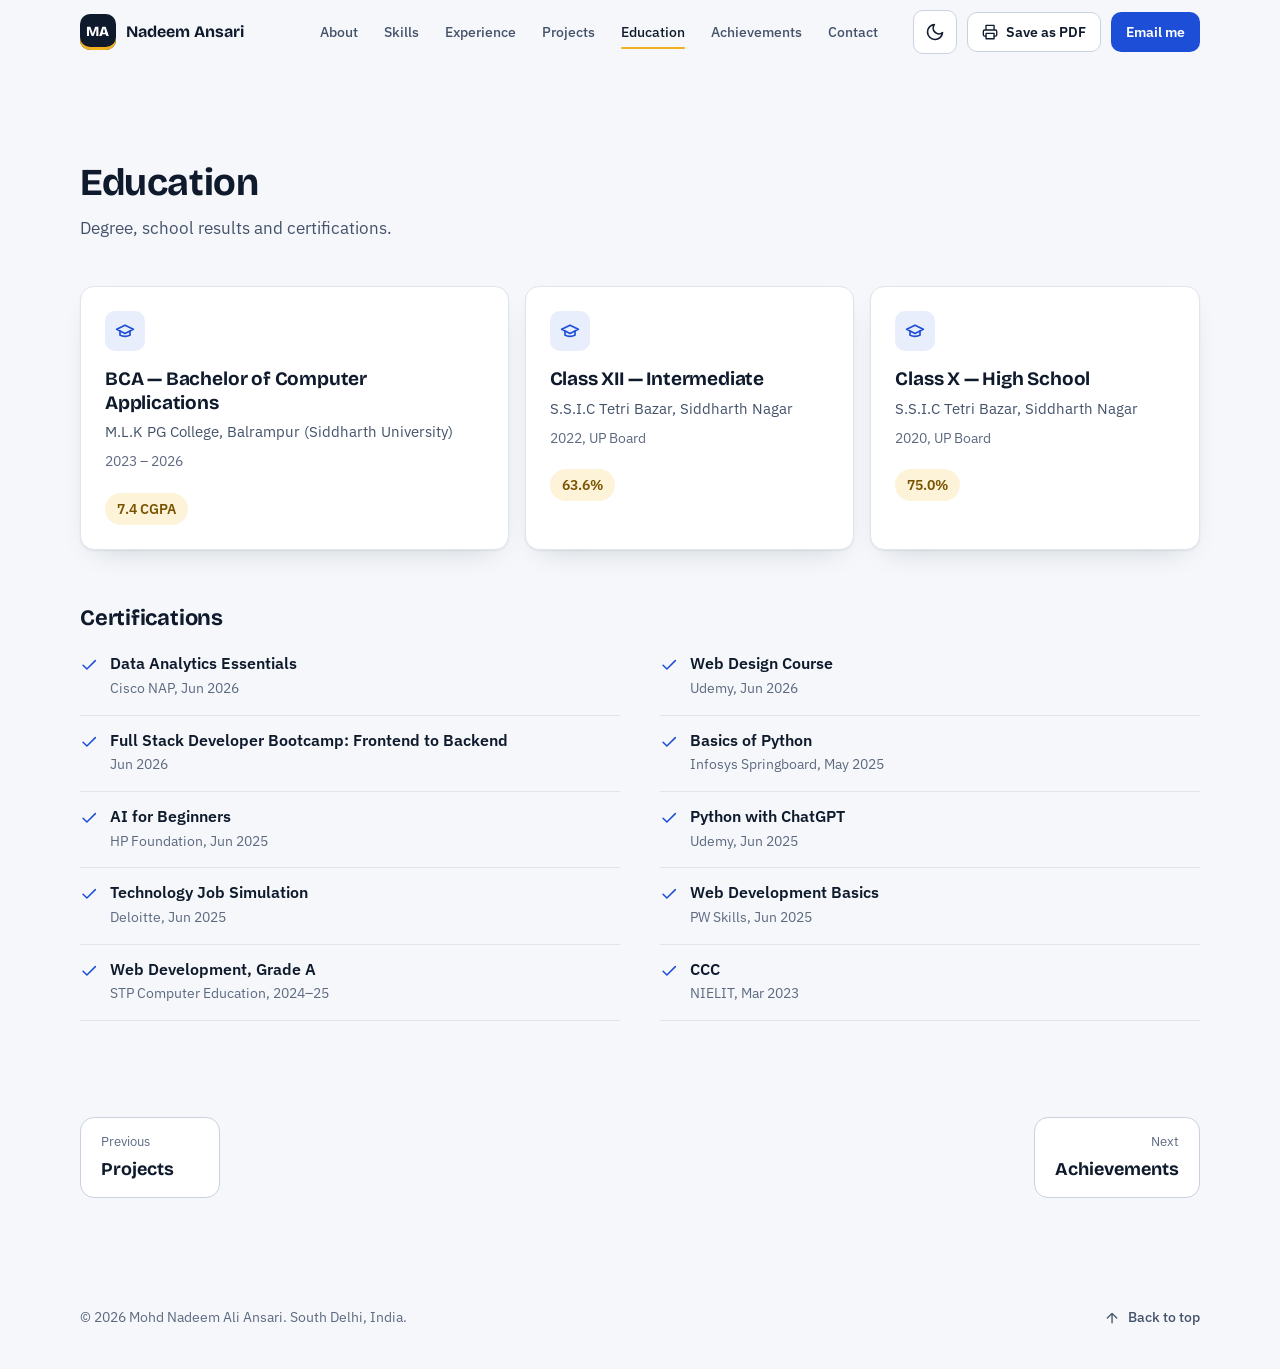
<file: education.html>
<!doctype html>
<html lang="en" data-theme="light">
  <head>
    <meta charset="UTF-8" />
    <meta name="viewport" content="width=device-width, initial-scale=1.0" />
    <title>Education — Mohd Nadeem Ali Ansari</title>
    <meta
      name="description"
      content="BCA at M.L.K PG College, school results and certifications."
    />
    <meta name="theme-color" content="#0f1b2d" />
    <meta property="og:title" content="Education — Mohd Nadeem Ali Ansari" />
    <meta
      property="og:description"
      content="Python, SQL, Power BI and full-stack web projects. Three industry internships (IBM SkillsBuild, Vodafone Idea)."
    />

    <script>
      /* Set the theme before first paint to avoid a flash */
      try {
        var t = localStorage.getItem("theme");
        if (!t)
          t = matchMedia("(prefers-color-scheme: dark)").matches
            ? "dark"
            : "light";
        document.documentElement.dataset.theme = t;
      } catch (e) {}
    </script>

    <link rel="preconnect" href="https://fonts.googleapis.com" />
    <link rel="preconnect" href="https://fonts.gstatic.com" crossorigin />
    <link
      href="https://fonts.googleapis.com/css2?family=Bricolage+Grotesque:opsz,wght@12..96,600..800&family=IBM+Plex+Sans:wght@400;500;600&display=swap"
      rel="stylesheet"
    />
    <link rel="stylesheet" href="style.css" />
  </head>
  <body>
    <!-- Icon sprite -->
    <svg
      width="0"
      height="0"
      style="position: absolute"
      aria-hidden="true"
      focusable="false"
    >
      <symbol id="i-mail" viewBox="0 0 24 24">
        <path
          d="M4 4h16a2 2 0 0 1 2 2v12a2 2 0 0 1-2 2H4a2 2 0 0 1-2-2V6a2 2 0 0 1 2-2z"
        />
        <path d="m22 6-10 7L2 6" />
      </symbol>
      <symbol id="i-phone" viewBox="0 0 24 24">
        <path
          d="M22 16.9v3a2 2 0 0 1-2.2 2 19.8 19.8 0 0 1-8.6-3.1 19.5 19.5 0 0 1-6-6A19.8 19.8 0 0 1 2.1 4.2 2 2 0 0 1 4.1 2h3a2 2 0 0 1 2 1.7c.1 1 .4 1.9.7 2.8a2 2 0 0 1-.5 2.1L8.1 9.9a16 16 0 0 0 6 6l1.3-1.3a2 2 0 0 1 2.1-.4c.9.3 1.8.6 2.8.7a2 2 0 0 1 1.7 2z"
        />
      </symbol>
      <symbol id="i-linkedin" viewBox="0 0 24 24">
        <path
          d="M16 8a6 6 0 0 1 6 6v7h-4v-7a2 2 0 0 0-4 0v7h-4v-7a6 6 0 0 1 6-6z"
        />
        <rect x="2" y="9" width="4" height="12" />
        <circle cx="4" cy="4" r="2" />
      </symbol>
      <symbol id="i-github" viewBox="0 0 24 24">
        <path
          d="M9 19c-5 1.5-5-2.5-7-3m14 6v-3.9a3.4 3.4 0 0 0-.9-2.6c3-.3 6.1-1.5 6.1-6.7a5.2 5.2 0 0 0-1.4-3.6 4.8 4.8 0 0 0-.1-3.6s-1.1-.3-3.7 1.4a12.8 12.8 0 0 0-6.6 0C6.8 2.8 5.7 3.1 5.7 3.1a4.8 4.8 0 0 0-.1 3.6A5.2 5.2 0 0 0 4.2 10.3c0 5.2 3.1 6.4 6.1 6.7a3.4 3.4 0 0 0-.9 2.6V22"
        />
      </symbol>
      <symbol id="i-pin" viewBox="0 0 24 24">
        <path d="M21 10c0 7-9 13-9 13S3 17 3 10a9 9 0 0 1 18 0z" />
        <circle cx="12" cy="10" r="3" />
      </symbol>
      <symbol id="i-code" viewBox="0 0 24 24">
        <polyline points="16 18 22 12 16 6" />
        <polyline points="8 6 2 12 8 18" />
      </symbol>
      <symbol id="i-chart" viewBox="0 0 24 24">
        <path d="M3 3v18h18" />
        <path d="m19 9-5 5-4-4-3 3" />
      </symbol>
      <symbol id="i-dashboard" viewBox="0 0 24 24">
        <rect x="3" y="3" width="7" height="9" />
        <rect x="14" y="3" width="7" height="5" />
        <rect x="14" y="12" width="7" height="9" />
        <rect x="3" y="16" width="7" height="5" />
      </symbol>
      <symbol id="i-cpu" viewBox="0 0 24 24">
        <rect x="4" y="4" width="16" height="16" rx="2" />
        <rect x="9" y="9" width="6" height="6" />
        <path d="M9 1v3M15 1v3M9 20v3M15 20v3M20 9h3M20 14h3M1 9h3M1 14h3" />
      </symbol>
      <symbol id="i-cloud" viewBox="0 0 24 24">
        <path d="M18 10h-1.26A8 8 0 1 0 9 20h9a5 5 0 0 0 0-10Z" />
      </symbol>
      <symbol id="i-monitor" viewBox="0 0 24 24">
        <rect x="2" y="4" width="20" height="14" rx="2" />
        <path d="M8 21h8M12 17v4" />
      </symbol>
      <symbol id="i-check" viewBox="0 0 24 24">
        <path d="M20 6 9 17l-5-5" />
      </symbol>
      <symbol id="i-shield" viewBox="0 0 24 24">
        <path d="M12 2 4 6v6c0 5 3.4 8.7 8 10 4.6-1.3 8-5 8-10V6Z" />
      </symbol>
      <symbol id="i-users" viewBox="0 0 24 24">
        <path d="M17 21v-2a4 4 0 0 0-4-4H5a4 4 0 0 0-4 4v2" />
        <circle cx="9" cy="7" r="4" />
        <path d="M23 21v-2a4 4 0 0 0-3-3.9M16 3.1a4 4 0 0 1 0 7.8" />
      </symbol>
      <symbol id="i-message" viewBox="0 0 24 24">
        <path
          d="M21 15a2 2 0 0 1-2 2H7l-4 4V5a2 2 0 0 1 2-2h14a2 2 0 0 1 2 2z"
        />
      </symbol>
      <symbol id="i-cap" viewBox="0 0 24 24">
        <path d="m22 10-10-5L2 10l10 5 10-5Z" />
        <path d="M6 12v5c3 2 9 2 12 0v-5" />
      </symbol>
      <symbol id="i-menu" viewBox="0 0 24 24">
        <path d="M3 6h18M3 12h18M3 18h18" />
      </symbol>
      <symbol id="i-close" viewBox="0 0 24 24">
        <path d="M18 6 6 18M6 6l12 12" />
      </symbol>
      <symbol id="i-sun" viewBox="0 0 24 24">
        <circle cx="12" cy="12" r="4" />
        <path
          d="M12 2v2M12 20v2M4.9 4.9l1.4 1.4M17.7 17.7l1.4 1.4M2 12h2M20 12h2M4.9 19.1l1.4-1.4M17.7 6.3l1.4-1.4"
        />
      </symbol>
      <symbol id="i-moon" viewBox="0 0 24 24">
        <path d="M21 12.8A9 9 0 1 1 11.2 3a7 7 0 0 0 9.8 9.8z" />
      </symbol>
      <symbol id="i-printer" viewBox="0 0 24 24">
        <path
          d="M6 9V2h12v7M6 18H4a2 2 0 0 1-2-2v-5a2 2 0 0 1 2-2h16a2 2 0 0 1 2 2v5a2 2 0 0 1-2 2h-2"
        />
        <rect x="6" y="14" width="12" height="8" />
      </symbol>
      <symbol id="i-bolt" viewBox="0 0 24 24">
        <path d="M13 2 3 14h8l-1 8 10-12h-8z" />
      </symbol>
      <symbol id="i-film" viewBox="0 0 24 24">
        <rect x="2" y="2" width="20" height="20" rx="2.2" />
        <path d="M7 2v20M17 2v20M2 12h20M2 7h5M2 17h5M17 17h5M17 7h5" />
      </symbol>
      <symbol id="i-home" viewBox="0 0 24 24">
        <path d="M3 9.5 12 3l9 6.5V21H3Z" />
        <path d="M9 21v-6h6v6" />
      </symbol>
      <symbol id="i-globe" viewBox="0 0 24 24">
        <circle cx="12" cy="12" r="10" />
        <path d="M2 12h20M12 2a15 15 0 0 1 0 20 15 15 0 0 1 0-20z" />
      </symbol>
      <symbol id="i-tasks" viewBox="0 0 24 24">
        <path d="m3 7 2 2 4-4" />
        <path d="m3 17 2 2 4-4" />
        <path d="M13 7h8M13 17h8" />
      </symbol>
      <symbol id="i-activity" viewBox="0 0 24 24">
        <path d="M22 12h-4l-3 9L9 3l-3 9H2" />
      </symbol>
      <symbol id="i-up" viewBox="0 0 24 24">
        <path d="M12 19V5M5 12l7-7 7 7" />
      </symbol>
    </svg>

    <a class="skip-link" href="#main">Skip to content</a>
    <header class="site-header" id="top">
      <div class="bar wrap">
        <a
          class="brand"
          href="index.html"
          aria-label="Mohd Nadeem Ali Ansari, home"
        >
          <span class="brand-mark">MA</span>
          <span class="brand-name">Nadeem Ansari</span>
        </a>

        <nav class="nav" aria-label="Primary">
          <ul>
            <li><a href="index.html">About</a></li>
            <li><a href="skills.html">Skills</a></li>
            <li><a href="experience.html">Experience</a></li>
            <li><a href="projects.html">Projects</a></li>
            <li><a href="education.html" aria-current="page">Education</a></li>
            <li><a href="achievements.html">Achievements</a></li>
            <li><a href="contact.html">Contact</a></li>
          </ul>
        </nav>

        <div class="bar-actions">
          <button
            class="icon-btn"
            id="themeToggle"
            type="button"
            aria-label="Switch to dark theme"
          >
            <svg class="i i-moon" aria-hidden="true">
              <use href="#i-moon" />
            </svg>
            <svg class="i i-sun" aria-hidden="true"><use href="#i-sun" /></svg>
          </button>
          <button class="btn btn-ghost bar-desktop" id="printBtn" type="button">
            <svg class="i" aria-hidden="true"><use href="#i-printer" /></svg>
            Save as PDF
          </button>
          <a
            class="btn btn-primary bar-desktop"
            href="mailto:mohdnadeemaliansari@gmail.com"
            >Email me</a
          >
          <button
            class="icon-btn nav-toggle"
            id="navToggle"
            type="button"
            aria-label="Open menu"
            aria-expanded="false"
            aria-controls="mobilePanel"
          >
            <svg class="i i-open" aria-hidden="true">
              <use href="#i-menu" />
            </svg>
            <svg class="i i-shut" aria-hidden="true">
              <use href="#i-close" />
            </svg>
          </button>
        </div>
      </div>

      <div class="mobile-panel" id="mobilePanel">
        <nav aria-label="Mobile">
          <ul>
            <li><a href="index.html">About</a></li>
            <li><a href="skills.html">Skills</a></li>
            <li><a href="experience.html">Experience</a></li>
            <li><a href="projects.html">Projects</a></li>
            <li><a href="education.html" aria-current="page">Education</a></li>
            <li><a href="achievements.html">Achievements</a></li>
            <li><a href="contact.html">Contact</a></li>
          </ul>
        </nav>
        <div class="mobile-actions">
          <a class="btn btn-primary" href="mailto:mohdnadeemaliansari@gmail.com"
            >Email me</a
          >
          <button class="btn btn-ghost" id="printBtnMobile" type="button">
            <svg class="i" aria-hidden="true"><use href="#i-printer" /></svg>
            Save as PDF
          </button>
        </div>
      </div>
    </header>
    <main id="main">
      <section class="section" id="education" aria-labelledby="edu-title">
        <div class="wrap">
          <header class="sec-head">
            <h1 id="edu-title">Education</h1>
            <p>Degree, school results and certifications.</p>
          </header>

          <div class="edu">
            <article class="card edu-card edu-main">
              <span class="icon-tile"
                ><svg class="i" aria-hidden="true"><use href="#i-cap" /></svg
              ></span>
              <h3>BCA — Bachelor of Computer Applications</h3>
              <p class="edu-inst">
                M.L.K PG College, Balrampur (Siddharth University)
              </p>
              <p class="edu-year">2023 – 2026</p>
              <span class="score">7.4 CGPA</span>
            </article>

            <article class="card edu-card">
              <span class="icon-tile"
                ><svg class="i" aria-hidden="true"><use href="#i-cap" /></svg
              ></span>
              <h3>Class XII — Intermediate</h3>
              <p class="edu-inst">S.S.I.C Tetri Bazar, Siddharth Nagar</p>
              <p class="edu-year">2022, UP Board</p>
              <span class="score">63.6%</span>
            </article>

            <article class="card edu-card">
              <span class="icon-tile"
                ><svg class="i" aria-hidden="true"><use href="#i-cap" /></svg
              ></span>
              <h3>Class X — High School</h3>
              <p class="edu-inst">S.S.I.C Tetri Bazar, Siddharth Nagar</p>
              <p class="edu-year">2020, UP Board</p>
              <span class="score">75.0%</span>
            </article>
          </div>

          <h3 class="sub-head">Certifications</h3>
          <ul class="certs">
            <li>
              <svg class="i" aria-hidden="true"><use href="#i-check" /></svg>
              <div>
                <strong>Data Analytics Essentials</strong
                ><span>Cisco NAP, Jun 2026</span>
              </div>
            </li>
            <li>
              <svg class="i" aria-hidden="true"><use href="#i-check" /></svg>
              <div>
                <strong>Web Design Course</strong><span>Udemy, Jun 2026</span>
              </div>
            </li>
            <li>
              <svg class="i" aria-hidden="true"><use href="#i-check" /></svg>
              <div>
                <strong
                  >Full Stack Developer Bootcamp: Frontend to Backend</strong
                ><span>Jun 2026</span>
              </div>
            </li>
            <li>
              <svg class="i" aria-hidden="true"><use href="#i-check" /></svg>
              <div>
                <strong>Basics of Python</strong
                ><span>Infosys Springboard, May 2025</span>
              </div>
            </li>
            <li>
              <svg class="i" aria-hidden="true"><use href="#i-check" /></svg>
              <div>
                <strong>AI for Beginners</strong
                ><span>HP Foundation, Jun 2025</span>
              </div>
            </li>
            <li>
              <svg class="i" aria-hidden="true"><use href="#i-check" /></svg>
              <div>
                <strong>Python with ChatGPT</strong><span>Udemy, Jun 2025</span>
              </div>
            </li>
            <li>
              <svg class="i" aria-hidden="true"><use href="#i-check" /></svg>
              <div>
                <strong>Technology Job Simulation</strong
                ><span>Deloitte, Jun 2025</span>
              </div>
            </li>
            <li>
              <svg class="i" aria-hidden="true"><use href="#i-check" /></svg>
              <div>
                <strong>Web Development Basics</strong
                ><span>PW Skills, Jun 2025</span>
              </div>
            </li>
            <li>
              <svg class="i" aria-hidden="true"><use href="#i-check" /></svg>
              <div>
                <strong>Web Development, Grade A</strong
                ><span>STP Computer Education, 2024–25</span>
              </div>
            </li>
            <li>
              <svg class="i" aria-hidden="true"><use href="#i-check" /></svg>
              <div><strong>CCC</strong><span>NIELIT, Mar 2023</span></div>
            </li>
          </ul>
        </div>
      </section>
      <div class="wrap">
        <nav class="pager" aria-label="Page navigation">
          <a class="pager-link pager-prev" href="projects.html"
            ><small>Previous</small>Projects</a
          ><a class="pager-link pager-next" href="achievements.html"
            ><small>Next</small>Achievements</a
          >
        </nav>
      </div>
    </main>
    <footer class="site-footer">
      <div class="wrap foot">
        <p>
          &copy; <span id="year">2026</span> Mohd Nadeem Ali Ansari. South
          Delhi, India.
        </p>
        <a href="#top" class="to-top">
          <svg class="i" aria-hidden="true"><use href="#i-up" /></svg>
          Back to top
        </a>
      </div>
    </footer>
    <script src="script.js"></script>
  </body>
</html>
</file>
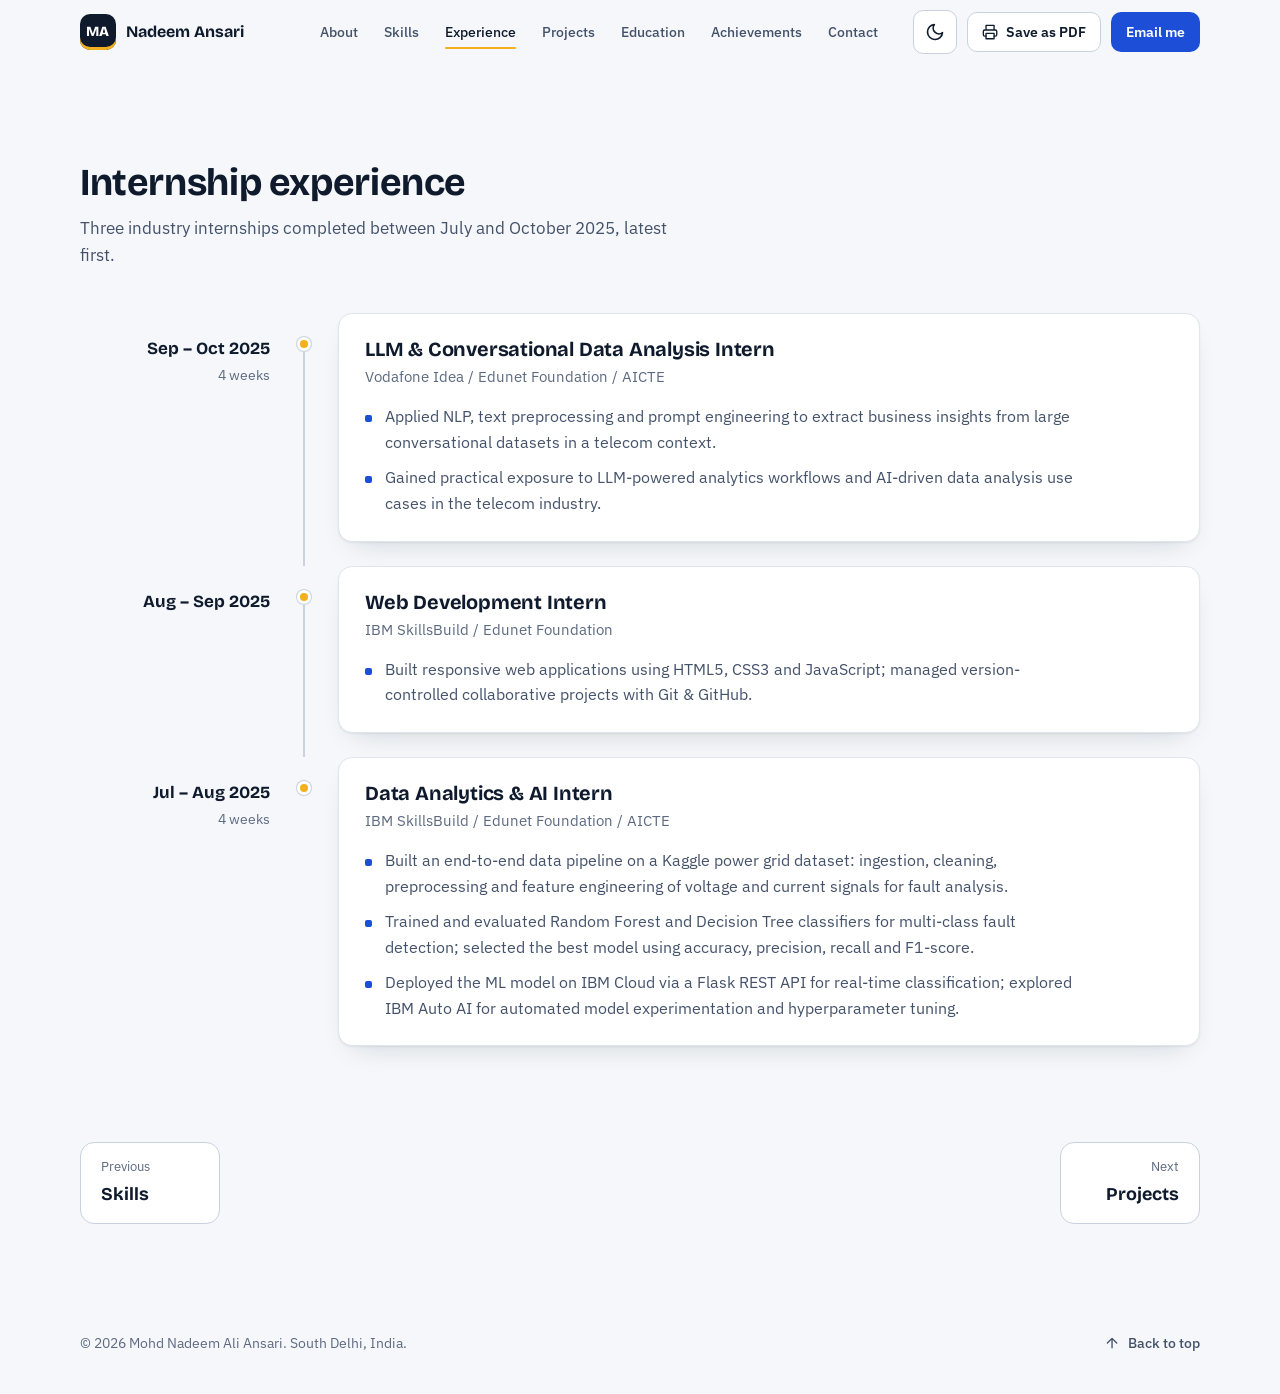
<file: experience.html>
<!doctype html>
<html lang="en" data-theme="light">
  <head>
    <meta charset="UTF-8" />
    <meta name="viewport" content="width=device-width, initial-scale=1.0" />
    <title>Experience — Mohd Nadeem Ali Ansari</title>
    <meta
      name="description"
      content="Internship experience at IBM SkillsBuild, Edunet Foundation, AICTE and Vodafone Idea."
    />
    <meta name="theme-color" content="#0f1b2d" />
    <meta property="og:title" content="Experience — Mohd Nadeem Ali Ansari" />
    <meta
      property="og:description"
      content="Python, SQL, Power BI and full-stack web projects. Three industry internships (IBM SkillsBuild, Vodafone Idea)."
    />

    <script>
      /* Set the theme before first paint to avoid a flash */
      try {
        var t = localStorage.getItem("theme");
        if (!t)
          t = matchMedia("(prefers-color-scheme: dark)").matches
            ? "dark"
            : "light";
        document.documentElement.dataset.theme = t;
      } catch (e) {}
    </script>

    <link rel="preconnect" href="https://fonts.googleapis.com" />
    <link rel="preconnect" href="https://fonts.gstatic.com" crossorigin />
    <link
      href="https://fonts.googleapis.com/css2?family=Bricolage+Grotesque:opsz,wght@12..96,600..800&family=IBM+Plex+Sans:wght@400;500;600&display=swap"
      rel="stylesheet"
    />
    <link rel="stylesheet" href="style.css" />
  </head>
  <body>
    <!-- Icon sprite -->
    <svg
      width="0"
      height="0"
      style="position: absolute"
      aria-hidden="true"
      focusable="false"
    >
      <symbol id="i-mail" viewBox="0 0 24 24">
        <path
          d="M4 4h16a2 2 0 0 1 2 2v12a2 2 0 0 1-2 2H4a2 2 0 0 1-2-2V6a2 2 0 0 1 2-2z"
        />
        <path d="m22 6-10 7L2 6" />
      </symbol>
      <symbol id="i-phone" viewBox="0 0 24 24">
        <path
          d="M22 16.9v3a2 2 0 0 1-2.2 2 19.8 19.8 0 0 1-8.6-3.1 19.5 19.5 0 0 1-6-6A19.8 19.8 0 0 1 2.1 4.2 2 2 0 0 1 4.1 2h3a2 2 0 0 1 2 1.7c.1 1 .4 1.9.7 2.8a2 2 0 0 1-.5 2.1L8.1 9.9a16 16 0 0 0 6 6l1.3-1.3a2 2 0 0 1 2.1-.4c.9.3 1.8.6 2.8.7a2 2 0 0 1 1.7 2z"
        />
      </symbol>
      <symbol id="i-linkedin" viewBox="0 0 24 24">
        <path
          d="M16 8a6 6 0 0 1 6 6v7h-4v-7a2 2 0 0 0-4 0v7h-4v-7a6 6 0 0 1 6-6z"
        />
        <rect x="2" y="9" width="4" height="12" />
        <circle cx="4" cy="4" r="2" />
      </symbol>
      <symbol id="i-github" viewBox="0 0 24 24">
        <path
          d="M9 19c-5 1.5-5-2.5-7-3m14 6v-3.9a3.4 3.4 0 0 0-.9-2.6c3-.3 6.1-1.5 6.1-6.7a5.2 5.2 0 0 0-1.4-3.6 4.8 4.8 0 0 0-.1-3.6s-1.1-.3-3.7 1.4a12.8 12.8 0 0 0-6.6 0C6.8 2.8 5.7 3.1 5.7 3.1a4.8 4.8 0 0 0-.1 3.6A5.2 5.2 0 0 0 4.2 10.3c0 5.2 3.1 6.4 6.1 6.7a3.4 3.4 0 0 0-.9 2.6V22"
        />
      </symbol>
      <symbol id="i-pin" viewBox="0 0 24 24">
        <path d="M21 10c0 7-9 13-9 13S3 17 3 10a9 9 0 0 1 18 0z" />
        <circle cx="12" cy="10" r="3" />
      </symbol>
      <symbol id="i-code" viewBox="0 0 24 24">
        <polyline points="16 18 22 12 16 6" />
        <polyline points="8 6 2 12 8 18" />
      </symbol>
      <symbol id="i-chart" viewBox="0 0 24 24">
        <path d="M3 3v18h18" />
        <path d="m19 9-5 5-4-4-3 3" />
      </symbol>
      <symbol id="i-dashboard" viewBox="0 0 24 24">
        <rect x="3" y="3" width="7" height="9" />
        <rect x="14" y="3" width="7" height="5" />
        <rect x="14" y="12" width="7" height="9" />
        <rect x="3" y="16" width="7" height="5" />
      </symbol>
      <symbol id="i-cpu" viewBox="0 0 24 24">
        <rect x="4" y="4" width="16" height="16" rx="2" />
        <rect x="9" y="9" width="6" height="6" />
        <path d="M9 1v3M15 1v3M9 20v3M15 20v3M20 9h3M20 14h3M1 9h3M1 14h3" />
      </symbol>
      <symbol id="i-cloud" viewBox="0 0 24 24">
        <path d="M18 10h-1.26A8 8 0 1 0 9 20h9a5 5 0 0 0 0-10Z" />
      </symbol>
      <symbol id="i-monitor" viewBox="0 0 24 24">
        <rect x="2" y="4" width="20" height="14" rx="2" />
        <path d="M8 21h8M12 17v4" />
      </symbol>
      <symbol id="i-check" viewBox="0 0 24 24">
        <path d="M20 6 9 17l-5-5" />
      </symbol>
      <symbol id="i-shield" viewBox="0 0 24 24">
        <path d="M12 2 4 6v6c0 5 3.4 8.7 8 10 4.6-1.3 8-5 8-10V6Z" />
      </symbol>
      <symbol id="i-users" viewBox="0 0 24 24">
        <path d="M17 21v-2a4 4 0 0 0-4-4H5a4 4 0 0 0-4 4v2" />
        <circle cx="9" cy="7" r="4" />
        <path d="M23 21v-2a4 4 0 0 0-3-3.9M16 3.1a4 4 0 0 1 0 7.8" />
      </symbol>
      <symbol id="i-message" viewBox="0 0 24 24">
        <path
          d="M21 15a2 2 0 0 1-2 2H7l-4 4V5a2 2 0 0 1 2-2h14a2 2 0 0 1 2 2z"
        />
      </symbol>
      <symbol id="i-cap" viewBox="0 0 24 24">
        <path d="m22 10-10-5L2 10l10 5 10-5Z" />
        <path d="M6 12v5c3 2 9 2 12 0v-5" />
      </symbol>
      <symbol id="i-menu" viewBox="0 0 24 24">
        <path d="M3 6h18M3 12h18M3 18h18" />
      </symbol>
      <symbol id="i-close" viewBox="0 0 24 24">
        <path d="M18 6 6 18M6 6l12 12" />
      </symbol>
      <symbol id="i-sun" viewBox="0 0 24 24">
        <circle cx="12" cy="12" r="4" />
        <path
          d="M12 2v2M12 20v2M4.9 4.9l1.4 1.4M17.7 17.7l1.4 1.4M2 12h2M20 12h2M4.9 19.1l1.4-1.4M17.7 6.3l1.4-1.4"
        />
      </symbol>
      <symbol id="i-moon" viewBox="0 0 24 24">
        <path d="M21 12.8A9 9 0 1 1 11.2 3a7 7 0 0 0 9.8 9.8z" />
      </symbol>
      <symbol id="i-printer" viewBox="0 0 24 24">
        <path
          d="M6 9V2h12v7M6 18H4a2 2 0 0 1-2-2v-5a2 2 0 0 1 2-2h16a2 2 0 0 1 2 2v5a2 2 0 0 1-2 2h-2"
        />
        <rect x="6" y="14" width="12" height="8" />
      </symbol>
      <symbol id="i-bolt" viewBox="0 0 24 24">
        <path d="M13 2 3 14h8l-1 8 10-12h-8z" />
      </symbol>
      <symbol id="i-film" viewBox="0 0 24 24">
        <rect x="2" y="2" width="20" height="20" rx="2.2" />
        <path d="M7 2v20M17 2v20M2 12h20M2 7h5M2 17h5M17 17h5M17 7h5" />
      </symbol>
      <symbol id="i-home" viewBox="0 0 24 24">
        <path d="M3 9.5 12 3l9 6.5V21H3Z" />
        <path d="M9 21v-6h6v6" />
      </symbol>
      <symbol id="i-globe" viewBox="0 0 24 24">
        <circle cx="12" cy="12" r="10" />
        <path d="M2 12h20M12 2a15 15 0 0 1 0 20 15 15 0 0 1 0-20z" />
      </symbol>
      <symbol id="i-tasks" viewBox="0 0 24 24">
        <path d="m3 7 2 2 4-4" />
        <path d="m3 17 2 2 4-4" />
        <path d="M13 7h8M13 17h8" />
      </symbol>
      <symbol id="i-activity" viewBox="0 0 24 24">
        <path d="M22 12h-4l-3 9L9 3l-3 9H2" />
      </symbol>
      <symbol id="i-up" viewBox="0 0 24 24">
        <path d="M12 19V5M5 12l7-7 7 7" />
      </symbol>
    </svg>

    <a class="skip-link" href="#main">Skip to content</a>
    <header class="site-header" id="top">
      <div class="bar wrap">
        <a
          class="brand"
          href="index.html"
          aria-label="Mohd Nadeem Ali Ansari, home"
        >
          <span class="brand-mark">MA</span>
          <span class="brand-name">Nadeem Ansari</span>
        </a>

        <nav class="nav" aria-label="Primary">
          <ul>
            <li><a href="index.html">About</a></li>
            <li><a href="skills.html">Skills</a></li>
            <li>
              <a href="experience.html" aria-current="page">Experience</a>
            </li>
            <li><a href="projects.html">Projects</a></li>
            <li><a href="education.html">Education</a></li>
            <li><a href="achievements.html">Achievements</a></li>
            <li><a href="contact.html">Contact</a></li>
          </ul>
        </nav>

        <div class="bar-actions">
          <button
            class="icon-btn"
            id="themeToggle"
            type="button"
            aria-label="Switch to dark theme"
          >
            <svg class="i i-moon" aria-hidden="true">
              <use href="#i-moon" />
            </svg>
            <svg class="i i-sun" aria-hidden="true"><use href="#i-sun" /></svg>
          </button>
          <button class="btn btn-ghost bar-desktop" id="printBtn" type="button">
            <svg class="i" aria-hidden="true"><use href="#i-printer" /></svg>
            Save as PDF
          </button>
          <a
            class="btn btn-primary bar-desktop"
            href="mailto:mohdnadeemaliansari@gmail.com"
            >Email me</a
          >
          <button
            class="icon-btn nav-toggle"
            id="navToggle"
            type="button"
            aria-label="Open menu"
            aria-expanded="false"
            aria-controls="mobilePanel"
          >
            <svg class="i i-open" aria-hidden="true">
              <use href="#i-menu" />
            </svg>
            <svg class="i i-shut" aria-hidden="true">
              <use href="#i-close" />
            </svg>
          </button>
        </div>
      </div>

      <div class="mobile-panel" id="mobilePanel">
        <nav aria-label="Mobile">
          <ul>
            <li><a href="index.html">About</a></li>
            <li><a href="skills.html">Skills</a></li>
            <li>
              <a href="experience.html" aria-current="page">Experience</a>
            </li>
            <li><a href="projects.html">Projects</a></li>
            <li><a href="education.html">Education</a></li>
            <li><a href="achievements.html">Achievements</a></li>
            <li><a href="contact.html">Contact</a></li>
          </ul>
        </nav>
        <div class="mobile-actions">
          <a class="btn btn-primary" href="mailto:mohdnadeemaliansari@gmail.com"
            >Email me</a
          >
          <button class="btn btn-ghost" id="printBtnMobile" type="button">
            <svg class="i" aria-hidden="true"><use href="#i-printer" /></svg>
            Save as PDF
          </button>
        </div>
      </div>
    </header>
    <main id="main">
      <section class="section" id="experience" aria-labelledby="exp-title">
        <div class="wrap">
          <header class="sec-head">
            <h1 id="exp-title">Internship experience</h1>
            <p>
              Three industry internships completed between July and October
              2025, latest first.
            </p>
          </header>

          <ol class="timeline">
            <li class="tl-item">
              <div class="tl-date">
                <strong>Sep – Oct 2025</strong>
                <span>4 weeks</span>
              </div>
              <div class="tl-rail" aria-hidden="true"></div>
              <article class="card tl-card">
                <h3>LLM &amp; Conversational Data Analysis Intern</h3>
                <p class="tl-org">Vodafone Idea / Edunet Foundation / AICTE</p>
                <ul class="bullets">
                  <li>
                    Applied NLP, text preprocessing and prompt engineering to
                    extract business insights from large conversational datasets
                    in a telecom context.
                  </li>
                  <li>
                    Gained practical exposure to LLM-powered analytics workflows
                    and AI-driven data analysis use cases in the telecom
                    industry.
                  </li>
                </ul>
              </article>
            </li>

            <li class="tl-item">
              <div class="tl-date">
                <strong>Aug – Sep 2025</strong>
              </div>
              <div class="tl-rail" aria-hidden="true"></div>
              <article class="card tl-card">
                <h3>Web Development Intern</h3>
                <p class="tl-org">IBM SkillsBuild / Edunet Foundation</p>
                <ul class="bullets">
                  <li>
                    Built responsive web applications using HTML5, CSS3 and
                    JavaScript; managed version-controlled collaborative
                    projects with Git &amp; GitHub.
                  </li>
                </ul>
              </article>
            </li>

            <li class="tl-item">
              <div class="tl-date">
                <strong>Jul – Aug 2025</strong>
                <span>4 weeks</span>
              </div>
              <div class="tl-rail" aria-hidden="true"></div>
              <article class="card tl-card">
                <h3>Data Analytics &amp; AI Intern</h3>
                <p class="tl-org">
                  IBM SkillsBuild / Edunet Foundation / AICTE
                </p>
                <ul class="bullets">
                  <li>
                    Built an end-to-end data pipeline on a Kaggle power grid
                    dataset: ingestion, cleaning, preprocessing and feature
                    engineering of voltage and current signals for fault
                    analysis.
                  </li>
                  <li>
                    Trained and evaluated Random Forest and Decision Tree
                    classifiers for multi-class fault detection; selected the
                    best model using accuracy, precision, recall and F1-score.
                  </li>
                  <li>
                    Deployed the ML model on IBM Cloud via a Flask REST API for
                    real-time classification; explored IBM Auto AI for automated
                    model experimentation and hyperparameter tuning.
                  </li>
                </ul>
              </article>
            </li>
          </ol>
        </div>
      </section>
      <div class="wrap">
        <nav class="pager" aria-label="Page navigation">
          <a class="pager-link pager-prev" href="skills.html"
            ><small>Previous</small>Skills</a
          ><a class="pager-link pager-next" href="projects.html"
            ><small>Next</small>Projects</a
          >
        </nav>
      </div>
    </main>
    <footer class="site-footer">
      <div class="wrap foot">
        <p>
          &copy; <span id="year">2026</span> Mohd Nadeem Ali Ansari. South
          Delhi, India.
        </p>
        <a href="#top" class="to-top">
          <svg class="i" aria-hidden="true"><use href="#i-up" /></svg>
          Back to top
        </a>
      </div>
    </footer>
    <script src="script.js"></script>
  </body>
</html>
</file>
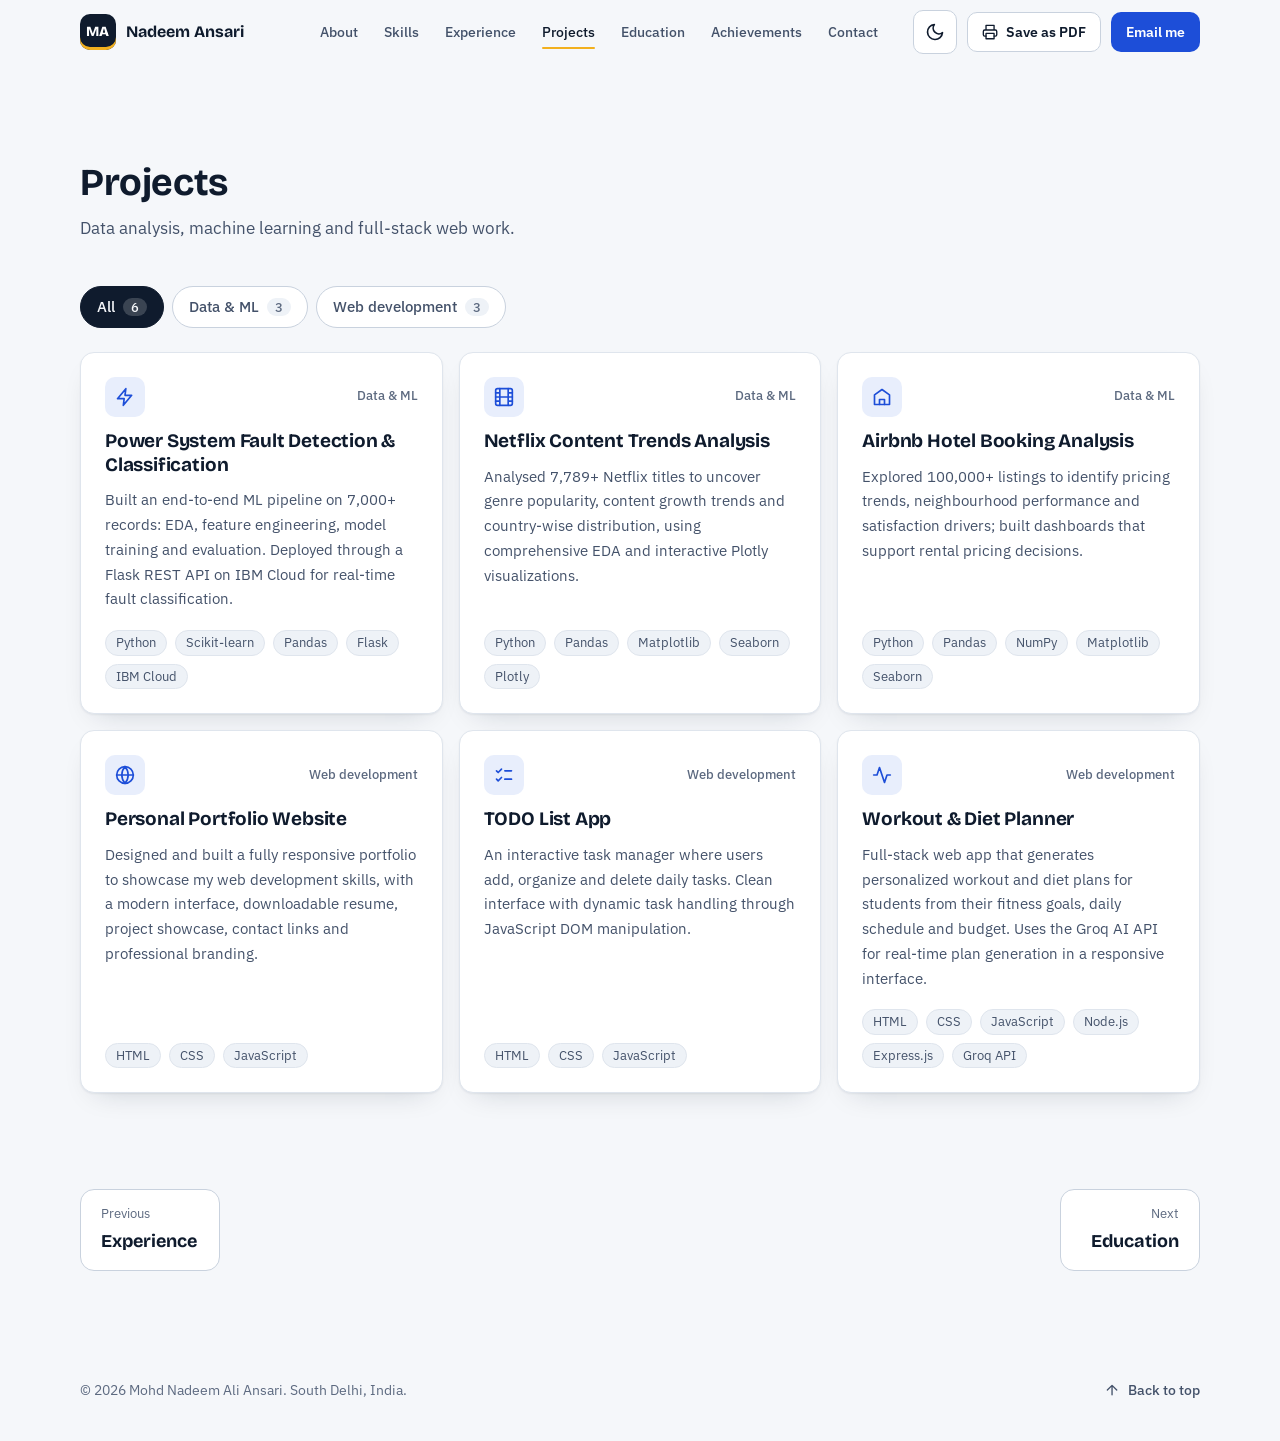
<file: projects.html>
<!doctype html>
<html lang="en" data-theme="light">
  <head>
    <meta charset="UTF-8" />
    <meta name="viewport" content="width=device-width, initial-scale=1.0" />
    <title>Projects — Mohd Nadeem Ali Ansari</title>
    <meta
      name="description"
      content="Data analysis, machine learning and full-stack web projects by Mohd Nadeem Ali Ansari."
    />
    <meta name="theme-color" content="#0f1b2d" />
    <meta property="og:title" content="Projects — Mohd Nadeem Ali Ansari" />
    <meta
      property="og:description"
      content="Python, SQL, Power BI and full-stack web projects. Three industry internships (IBM SkillsBuild, Vodafone Idea)."
    />

    <script>
      /* Set the theme before first paint to avoid a flash */
      try {
        var t = localStorage.getItem("theme");
        if (!t)
          t = matchMedia("(prefers-color-scheme: dark)").matches
            ? "dark"
            : "light";
        document.documentElement.dataset.theme = t;
      } catch (e) {}
    </script>

    <link rel="preconnect" href="https://fonts.googleapis.com" />
    <link rel="preconnect" href="https://fonts.gstatic.com" crossorigin />
    <link
      href="https://fonts.googleapis.com/css2?family=Bricolage+Grotesque:opsz,wght@12..96,600..800&family=IBM+Plex+Sans:wght@400;500;600&display=swap"
      rel="stylesheet"
    />
    <link rel="stylesheet" href="style.css" />
  </head>
  <body>
    <!-- Icon sprite -->
    <svg
      width="0"
      height="0"
      style="position: absolute"
      aria-hidden="true"
      focusable="false"
    >
      <symbol id="i-mail" viewBox="0 0 24 24">
        <path
          d="M4 4h16a2 2 0 0 1 2 2v12a2 2 0 0 1-2 2H4a2 2 0 0 1-2-2V6a2 2 0 0 1 2-2z"
        />
        <path d="m22 6-10 7L2 6" />
      </symbol>
      <symbol id="i-phone" viewBox="0 0 24 24">
        <path
          d="M22 16.9v3a2 2 0 0 1-2.2 2 19.8 19.8 0 0 1-8.6-3.1 19.5 19.5 0 0 1-6-6A19.8 19.8 0 0 1 2.1 4.2 2 2 0 0 1 4.1 2h3a2 2 0 0 1 2 1.7c.1 1 .4 1.9.7 2.8a2 2 0 0 1-.5 2.1L8.1 9.9a16 16 0 0 0 6 6l1.3-1.3a2 2 0 0 1 2.1-.4c.9.3 1.8.6 2.8.7a2 2 0 0 1 1.7 2z"
        />
      </symbol>
      <symbol id="i-linkedin" viewBox="0 0 24 24">
        <path
          d="M16 8a6 6 0 0 1 6 6v7h-4v-7a2 2 0 0 0-4 0v7h-4v-7a6 6 0 0 1 6-6z"
        />
        <rect x="2" y="9" width="4" height="12" />
        <circle cx="4" cy="4" r="2" />
      </symbol>
      <symbol id="i-github" viewBox="0 0 24 24">
        <path
          d="M9 19c-5 1.5-5-2.5-7-3m14 6v-3.9a3.4 3.4 0 0 0-.9-2.6c3-.3 6.1-1.5 6.1-6.7a5.2 5.2 0 0 0-1.4-3.6 4.8 4.8 0 0 0-.1-3.6s-1.1-.3-3.7 1.4a12.8 12.8 0 0 0-6.6 0C6.8 2.8 5.7 3.1 5.7 3.1a4.8 4.8 0 0 0-.1 3.6A5.2 5.2 0 0 0 4.2 10.3c0 5.2 3.1 6.4 6.1 6.7a3.4 3.4 0 0 0-.9 2.6V22"
        />
      </symbol>
      <symbol id="i-pin" viewBox="0 0 24 24">
        <path d="M21 10c0 7-9 13-9 13S3 17 3 10a9 9 0 0 1 18 0z" />
        <circle cx="12" cy="10" r="3" />
      </symbol>
      <symbol id="i-code" viewBox="0 0 24 24">
        <polyline points="16 18 22 12 16 6" />
        <polyline points="8 6 2 12 8 18" />
      </symbol>
      <symbol id="i-chart" viewBox="0 0 24 24">
        <path d="M3 3v18h18" />
        <path d="m19 9-5 5-4-4-3 3" />
      </symbol>
      <symbol id="i-dashboard" viewBox="0 0 24 24">
        <rect x="3" y="3" width="7" height="9" />
        <rect x="14" y="3" width="7" height="5" />
        <rect x="14" y="12" width="7" height="9" />
        <rect x="3" y="16" width="7" height="5" />
      </symbol>
      <symbol id="i-cpu" viewBox="0 0 24 24">
        <rect x="4" y="4" width="16" height="16" rx="2" />
        <rect x="9" y="9" width="6" height="6" />
        <path d="M9 1v3M15 1v3M9 20v3M15 20v3M20 9h3M20 14h3M1 9h3M1 14h3" />
      </symbol>
      <symbol id="i-cloud" viewBox="0 0 24 24">
        <path d="M18 10h-1.26A8 8 0 1 0 9 20h9a5 5 0 0 0 0-10Z" />
      </symbol>
      <symbol id="i-monitor" viewBox="0 0 24 24">
        <rect x="2" y="4" width="20" height="14" rx="2" />
        <path d="M8 21h8M12 17v4" />
      </symbol>
      <symbol id="i-check" viewBox="0 0 24 24">
        <path d="M20 6 9 17l-5-5" />
      </symbol>
      <symbol id="i-shield" viewBox="0 0 24 24">
        <path d="M12 2 4 6v6c0 5 3.4 8.7 8 10 4.6-1.3 8-5 8-10V6Z" />
      </symbol>
      <symbol id="i-users" viewBox="0 0 24 24">
        <path d="M17 21v-2a4 4 0 0 0-4-4H5a4 4 0 0 0-4 4v2" />
        <circle cx="9" cy="7" r="4" />
        <path d="M23 21v-2a4 4 0 0 0-3-3.9M16 3.1a4 4 0 0 1 0 7.8" />
      </symbol>
      <symbol id="i-message" viewBox="0 0 24 24">
        <path
          d="M21 15a2 2 0 0 1-2 2H7l-4 4V5a2 2 0 0 1 2-2h14a2 2 0 0 1 2 2z"
        />
      </symbol>
      <symbol id="i-cap" viewBox="0 0 24 24">
        <path d="m22 10-10-5L2 10l10 5 10-5Z" />
        <path d="M6 12v5c3 2 9 2 12 0v-5" />
      </symbol>
      <symbol id="i-menu" viewBox="0 0 24 24">
        <path d="M3 6h18M3 12h18M3 18h18" />
      </symbol>
      <symbol id="i-close" viewBox="0 0 24 24">
        <path d="M18 6 6 18M6 6l12 12" />
      </symbol>
      <symbol id="i-sun" viewBox="0 0 24 24">
        <circle cx="12" cy="12" r="4" />
        <path
          d="M12 2v2M12 20v2M4.9 4.9l1.4 1.4M17.7 17.7l1.4 1.4M2 12h2M20 12h2M4.9 19.1l1.4-1.4M17.7 6.3l1.4-1.4"
        />
      </symbol>
      <symbol id="i-moon" viewBox="0 0 24 24">
        <path d="M21 12.8A9 9 0 1 1 11.2 3a7 7 0 0 0 9.8 9.8z" />
      </symbol>
      <symbol id="i-printer" viewBox="0 0 24 24">
        <path
          d="M6 9V2h12v7M6 18H4a2 2 0 0 1-2-2v-5a2 2 0 0 1 2-2h16a2 2 0 0 1 2 2v5a2 2 0 0 1-2 2h-2"
        />
        <rect x="6" y="14" width="12" height="8" />
      </symbol>
      <symbol id="i-bolt" viewBox="0 0 24 24">
        <path d="M13 2 3 14h8l-1 8 10-12h-8z" />
      </symbol>
      <symbol id="i-film" viewBox="0 0 24 24">
        <rect x="2" y="2" width="20" height="20" rx="2.2" />
        <path d="M7 2v20M17 2v20M2 12h20M2 7h5M2 17h5M17 17h5M17 7h5" />
      </symbol>
      <symbol id="i-home" viewBox="0 0 24 24">
        <path d="M3 9.5 12 3l9 6.5V21H3Z" />
        <path d="M9 21v-6h6v6" />
      </symbol>
      <symbol id="i-globe" viewBox="0 0 24 24">
        <circle cx="12" cy="12" r="10" />
        <path d="M2 12h20M12 2a15 15 0 0 1 0 20 15 15 0 0 1 0-20z" />
      </symbol>
      <symbol id="i-tasks" viewBox="0 0 24 24">
        <path d="m3 7 2 2 4-4" />
        <path d="m3 17 2 2 4-4" />
        <path d="M13 7h8M13 17h8" />
      </symbol>
      <symbol id="i-activity" viewBox="0 0 24 24">
        <path d="M22 12h-4l-3 9L9 3l-3 9H2" />
      </symbol>
      <symbol id="i-up" viewBox="0 0 24 24">
        <path d="M12 19V5M5 12l7-7 7 7" />
      </symbol>
    </svg>

    <a class="skip-link" href="#main">Skip to content</a>
    <header class="site-header" id="top">
      <div class="bar wrap">
        <a
          class="brand"
          href="index.html"
          aria-label="Mohd Nadeem Ali Ansari, home"
        >
          <span class="brand-mark">MA</span>
          <span class="brand-name">Nadeem Ansari</span>
        </a>

        <nav class="nav" aria-label="Primary">
          <ul>
            <li><a href="index.html">About</a></li>
            <li><a href="skills.html">Skills</a></li>
            <li><a href="experience.html">Experience</a></li>
            <li><a href="projects.html" aria-current="page">Projects</a></li>
            <li><a href="education.html">Education</a></li>
            <li><a href="achievements.html">Achievements</a></li>
            <li><a href="contact.html">Contact</a></li>
          </ul>
        </nav>

        <div class="bar-actions">
          <button
            class="icon-btn"
            id="themeToggle"
            type="button"
            aria-label="Switch to dark theme"
          >
            <svg class="i i-moon" aria-hidden="true">
              <use href="#i-moon" />
            </svg>
            <svg class="i i-sun" aria-hidden="true"><use href="#i-sun" /></svg>
          </button>
          <button class="btn btn-ghost bar-desktop" id="printBtn" type="button">
            <svg class="i" aria-hidden="true"><use href="#i-printer" /></svg>
            Save as PDF
          </button>
          <a
            class="btn btn-primary bar-desktop"
            href="mailto:mohdnadeemaliansari@gmail.com"
            >Email me</a
          >
          <button
            class="icon-btn nav-toggle"
            id="navToggle"
            type="button"
            aria-label="Open menu"
            aria-expanded="false"
            aria-controls="mobilePanel"
          >
            <svg class="i i-open" aria-hidden="true">
              <use href="#i-menu" />
            </svg>
            <svg class="i i-shut" aria-hidden="true">
              <use href="#i-close" />
            </svg>
          </button>
        </div>
      </div>

      <div class="mobile-panel" id="mobilePanel">
        <nav aria-label="Mobile">
          <ul>
            <li><a href="index.html">About</a></li>
            <li><a href="skills.html">Skills</a></li>
            <li><a href="experience.html">Experience</a></li>
            <li><a href="projects.html" aria-current="page">Projects</a></li>
            <li><a href="education.html">Education</a></li>
            <li><a href="achievements.html">Achievements</a></li>
            <li><a href="contact.html">Contact</a></li>
          </ul>
        </nav>
        <div class="mobile-actions">
          <a class="btn btn-primary" href="mailto:mohdnadeemaliansari@gmail.com"
            >Email me</a
          >
          <button class="btn btn-ghost" id="printBtnMobile" type="button">
            <svg class="i" aria-hidden="true"><use href="#i-printer" /></svg>
            Save as PDF
          </button>
        </div>
      </div>
    </header>
    <main id="main">
      <section class="section" id="projects" aria-labelledby="proj-title">
        <div class="wrap">
          <header class="sec-head">
            <h1 id="proj-title">Projects</h1>
            <p>Data analysis, machine learning and full-stack web work.</p>
          </header>

          <div class="filters" role="group" aria-label="Filter projects">
            <button
              type="button"
              class="filter"
              data-filter="all"
              aria-pressed="true"
            >
              All <span>6</span>
            </button>
            <button
              type="button"
              class="filter"
              data-filter="data"
              aria-pressed="false"
            >
              Data &amp; ML <span>3</span>
            </button>
            <button
              type="button"
              class="filter"
              data-filter="web"
              aria-pressed="false"
            >
              Web development <span>3</span>
            </button>
          </div>

          <div class="projects" id="projectGrid">
            <article class="card project" data-category="data">
              <div class="project-top">
                <span class="icon-tile"
                  ><svg class="i" aria-hidden="true"><use href="#i-bolt" /></svg
                ></span>
                <span class="kind">Data &amp; ML</span>
              </div>
              <h3>Power System Fault Detection &amp; Classification</h3>
              <p>
                Built an end-to-end ML pipeline on 7,000+ records: EDA, feature
                engineering, model training and evaluation. Deployed through a
                Flask REST API on IBM Cloud for real-time fault classification.
              </p>
              <ul class="chips chips-sm">
                <li>Python</li>
                <li>Scikit-learn</li>
                <li>Pandas</li>
                <li>Flask</li>
                <li>IBM Cloud</li>
              </ul>
            </article>

            <article class="card project" data-category="data">
              <div class="project-top">
                <span class="icon-tile"
                  ><svg class="i" aria-hidden="true"><use href="#i-film" /></svg
                ></span>
                <span class="kind">Data &amp; ML</span>
              </div>
              <h3>Netflix Content Trends Analysis</h3>
              <p>
                Analysed 7,789+ Netflix titles to uncover genre popularity,
                content growth trends and country-wise distribution, using
                comprehensive EDA and interactive Plotly visualizations.
              </p>
              <ul class="chips chips-sm">
                <li>Python</li>
                <li>Pandas</li>
                <li>Matplotlib</li>
                <li>Seaborn</li>
                <li>Plotly</li>
              </ul>
            </article>

            <article class="card project" data-category="data">
              <div class="project-top">
                <span class="icon-tile"
                  ><svg class="i" aria-hidden="true"><use href="#i-home" /></svg
                ></span>
                <span class="kind">Data &amp; ML</span>
              </div>
              <h3>Airbnb Hotel Booking Analysis</h3>
              <p>
                Explored 100,000+ listings to identify pricing trends,
                neighbourhood performance and satisfaction drivers; built
                dashboards that support rental pricing decisions.
              </p>
              <ul class="chips chips-sm">
                <li>Python</li>
                <li>Pandas</li>
                <li>NumPy</li>
                <li>Matplotlib</li>
                <li>Seaborn</li>
              </ul>
            </article>

            <article class="card project" data-category="web">
              <div class="project-top">
                <span class="icon-tile"
                  ><svg class="i" aria-hidden="true">
                    <use href="#i-globe" /></svg
                ></span>
                <span class="kind">Web development</span>
              </div>
              <h3>Personal Portfolio Website</h3>
              <p>
                Designed and built a fully responsive portfolio to showcase my
                web development skills, with a modern interface, downloadable
                resume, project showcase, contact links and professional
                branding.
              </p>
              <ul class="chips chips-sm">
                <li>HTML</li>
                <li>CSS</li>
                <li>JavaScript</li>
              </ul>
            </article>

            <article class="card project" data-category="web">
              <div class="project-top">
                <span class="icon-tile"
                  ><svg class="i" aria-hidden="true">
                    <use href="#i-tasks" /></svg
                ></span>
                <span class="kind">Web development</span>
              </div>
              <h3>TODO List App</h3>
              <p>
                An interactive task manager where users add, organize and delete
                daily tasks. Clean interface with dynamic task handling through
                JavaScript DOM manipulation.
              </p>
              <ul class="chips chips-sm">
                <li>HTML</li>
                <li>CSS</li>
                <li>JavaScript</li>
              </ul>
            </article>

            <article class="card project" data-category="web">
              <div class="project-top">
                <span class="icon-tile"
                  ><svg class="i" aria-hidden="true">
                    <use href="#i-activity" /></svg
                ></span>
                <span class="kind">Web development</span>
              </div>
              <h3>Workout &amp; Diet Planner</h3>
              <p>
                Full-stack web app that generates personalized workout and diet
                plans for students from their fitness goals, daily schedule and
                budget. Uses the Groq AI API for real-time plan generation in a
                responsive interface.
              </p>
              <ul class="chips chips-sm">
                <li>HTML</li>
                <li>CSS</li>
                <li>JavaScript</li>
                <li>Node.js</li>
                <li>Express.js</li>
                <li>Groq API</li>
              </ul>
            </article>
          </div>
        </div>
      </section>
      <div class="wrap">
        <nav class="pager" aria-label="Page navigation">
          <a class="pager-link pager-prev" href="experience.html"
            ><small>Previous</small>Experience</a
          ><a class="pager-link pager-next" href="education.html"
            ><small>Next</small>Education</a
          >
        </nav>
      </div>
    </main>
    <footer class="site-footer">
      <div class="wrap foot">
        <p>
          &copy; <span id="year">2026</span> Mohd Nadeem Ali Ansari. South
          Delhi, India.
        </p>
        <a href="#top" class="to-top">
          <svg class="i" aria-hidden="true"><use href="#i-up" /></svg>
          Back to top
        </a>
      </div>
    </footer>
    <script src="script.js"></script>
  </body>
</html>
</file>
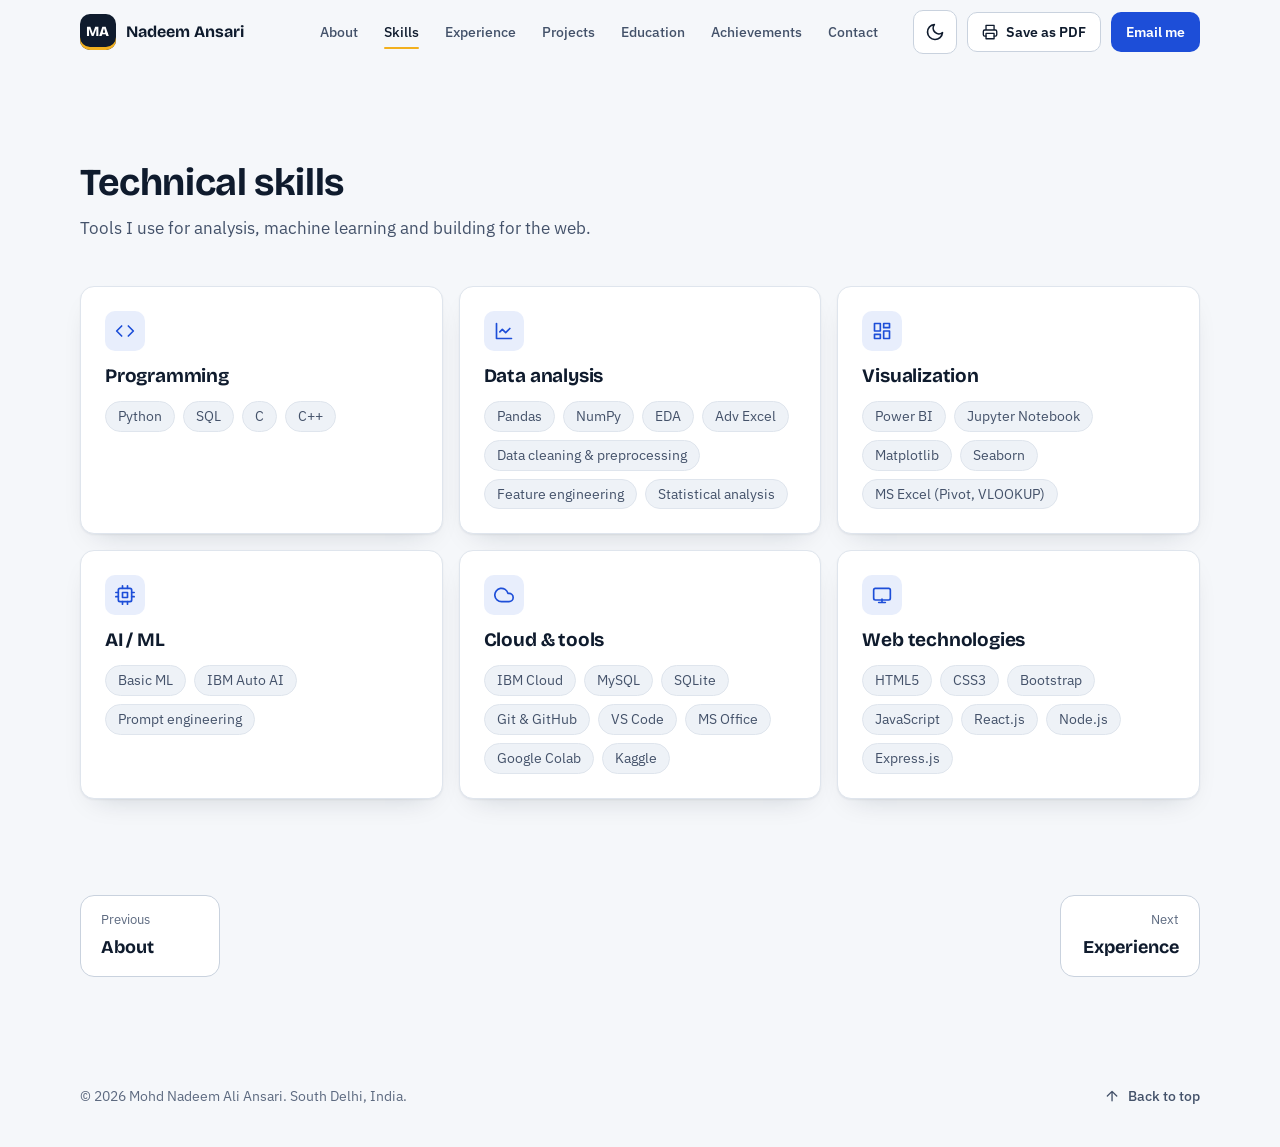
<file: skills.html>
<!doctype html>
<html lang="en" data-theme="light">
  <head>
    <meta charset="UTF-8" />
    <meta name="viewport" content="width=device-width, initial-scale=1.0" />
    <title>Skills — Mohd Nadeem Ali Ansari</title>
    <meta
      name="description"
      content="Technical skills of Mohd Nadeem Ali Ansari: Python, SQL, Power BI, machine learning, cloud tools and web technologies."
    />
    <meta name="theme-color" content="#0f1b2d" />
    <meta property="og:title" content="Skills — Mohd Nadeem Ali Ansari" />
    <meta
      property="og:description"
      content="Python, SQL, Power BI and full-stack web projects. Three industry internships (IBM SkillsBuild, Vodafone Idea)."
    />

    <script>
      /* Set the theme before first paint to avoid a flash */
      try {
        var t = localStorage.getItem("theme");
        if (!t)
          t = matchMedia("(prefers-color-scheme: dark)").matches
            ? "dark"
            : "light";
        document.documentElement.dataset.theme = t;
      } catch (e) {}
    </script>

    <link rel="preconnect" href="https://fonts.googleapis.com" />
    <link rel="preconnect" href="https://fonts.gstatic.com" crossorigin />
    <link
      href="https://fonts.googleapis.com/css2?family=Bricolage+Grotesque:opsz,wght@12..96,600..800&family=IBM+Plex+Sans:wght@400;500;600&display=swap"
      rel="stylesheet"
    />
    <link rel="stylesheet" href="style.css" />
  </head>
  <body>
    <!-- Icon sprite -->
    <svg
      width="0"
      height="0"
      style="position: absolute"
      aria-hidden="true"
      focusable="false"
    >
      <symbol id="i-mail" viewBox="0 0 24 24">
        <path
          d="M4 4h16a2 2 0 0 1 2 2v12a2 2 0 0 1-2 2H4a2 2 0 0 1-2-2V6a2 2 0 0 1 2-2z"
        />
        <path d="m22 6-10 7L2 6" />
      </symbol>
      <symbol id="i-phone" viewBox="0 0 24 24">
        <path
          d="M22 16.9v3a2 2 0 0 1-2.2 2 19.8 19.8 0 0 1-8.6-3.1 19.5 19.5 0 0 1-6-6A19.8 19.8 0 0 1 2.1 4.2 2 2 0 0 1 4.1 2h3a2 2 0 0 1 2 1.7c.1 1 .4 1.9.7 2.8a2 2 0 0 1-.5 2.1L8.1 9.9a16 16 0 0 0 6 6l1.3-1.3a2 2 0 0 1 2.1-.4c.9.3 1.8.6 2.8.7a2 2 0 0 1 1.7 2z"
        />
      </symbol>
      <symbol id="i-linkedin" viewBox="0 0 24 24">
        <path
          d="M16 8a6 6 0 0 1 6 6v7h-4v-7a2 2 0 0 0-4 0v7h-4v-7a6 6 0 0 1 6-6z"
        />
        <rect x="2" y="9" width="4" height="12" />
        <circle cx="4" cy="4" r="2" />
      </symbol>
      <symbol id="i-github" viewBox="0 0 24 24">
        <path
          d="M9 19c-5 1.5-5-2.5-7-3m14 6v-3.9a3.4 3.4 0 0 0-.9-2.6c3-.3 6.1-1.5 6.1-6.7a5.2 5.2 0 0 0-1.4-3.6 4.8 4.8 0 0 0-.1-3.6s-1.1-.3-3.7 1.4a12.8 12.8 0 0 0-6.6 0C6.8 2.8 5.7 3.1 5.7 3.1a4.8 4.8 0 0 0-.1 3.6A5.2 5.2 0 0 0 4.2 10.3c0 5.2 3.1 6.4 6.1 6.7a3.4 3.4 0 0 0-.9 2.6V22"
        />
      </symbol>
      <symbol id="i-pin" viewBox="0 0 24 24">
        <path d="M21 10c0 7-9 13-9 13S3 17 3 10a9 9 0 0 1 18 0z" />
        <circle cx="12" cy="10" r="3" />
      </symbol>
      <symbol id="i-code" viewBox="0 0 24 24">
        <polyline points="16 18 22 12 16 6" />
        <polyline points="8 6 2 12 8 18" />
      </symbol>
      <symbol id="i-chart" viewBox="0 0 24 24">
        <path d="M3 3v18h18" />
        <path d="m19 9-5 5-4-4-3 3" />
      </symbol>
      <symbol id="i-dashboard" viewBox="0 0 24 24">
        <rect x="3" y="3" width="7" height="9" />
        <rect x="14" y="3" width="7" height="5" />
        <rect x="14" y="12" width="7" height="9" />
        <rect x="3" y="16" width="7" height="5" />
      </symbol>
      <symbol id="i-cpu" viewBox="0 0 24 24">
        <rect x="4" y="4" width="16" height="16" rx="2" />
        <rect x="9" y="9" width="6" height="6" />
        <path d="M9 1v3M15 1v3M9 20v3M15 20v3M20 9h3M20 14h3M1 9h3M1 14h3" />
      </symbol>
      <symbol id="i-cloud" viewBox="0 0 24 24">
        <path d="M18 10h-1.26A8 8 0 1 0 9 20h9a5 5 0 0 0 0-10Z" />
      </symbol>
      <symbol id="i-monitor" viewBox="0 0 24 24">
        <rect x="2" y="4" width="20" height="14" rx="2" />
        <path d="M8 21h8M12 17v4" />
      </symbol>
      <symbol id="i-check" viewBox="0 0 24 24">
        <path d="M20 6 9 17l-5-5" />
      </symbol>
      <symbol id="i-shield" viewBox="0 0 24 24">
        <path d="M12 2 4 6v6c0 5 3.4 8.7 8 10 4.6-1.3 8-5 8-10V6Z" />
      </symbol>
      <symbol id="i-users" viewBox="0 0 24 24">
        <path d="M17 21v-2a4 4 0 0 0-4-4H5a4 4 0 0 0-4 4v2" />
        <circle cx="9" cy="7" r="4" />
        <path d="M23 21v-2a4 4 0 0 0-3-3.9M16 3.1a4 4 0 0 1 0 7.8" />
      </symbol>
      <symbol id="i-message" viewBox="0 0 24 24">
        <path
          d="M21 15a2 2 0 0 1-2 2H7l-4 4V5a2 2 0 0 1 2-2h14a2 2 0 0 1 2 2z"
        />
      </symbol>
      <symbol id="i-cap" viewBox="0 0 24 24">
        <path d="m22 10-10-5L2 10l10 5 10-5Z" />
        <path d="M6 12v5c3 2 9 2 12 0v-5" />
      </symbol>
      <symbol id="i-menu" viewBox="0 0 24 24">
        <path d="M3 6h18M3 12h18M3 18h18" />
      </symbol>
      <symbol id="i-close" viewBox="0 0 24 24">
        <path d="M18 6 6 18M6 6l12 12" />
      </symbol>
      <symbol id="i-sun" viewBox="0 0 24 24">
        <circle cx="12" cy="12" r="4" />
        <path
          d="M12 2v2M12 20v2M4.9 4.9l1.4 1.4M17.7 17.7l1.4 1.4M2 12h2M20 12h2M4.9 19.1l1.4-1.4M17.7 6.3l1.4-1.4"
        />
      </symbol>
      <symbol id="i-moon" viewBox="0 0 24 24">
        <path d="M21 12.8A9 9 0 1 1 11.2 3a7 7 0 0 0 9.8 9.8z" />
      </symbol>
      <symbol id="i-printer" viewBox="0 0 24 24">
        <path
          d="M6 9V2h12v7M6 18H4a2 2 0 0 1-2-2v-5a2 2 0 0 1 2-2h16a2 2 0 0 1 2 2v5a2 2 0 0 1-2 2h-2"
        />
        <rect x="6" y="14" width="12" height="8" />
      </symbol>
      <symbol id="i-bolt" viewBox="0 0 24 24">
        <path d="M13 2 3 14h8l-1 8 10-12h-8z" />
      </symbol>
      <symbol id="i-film" viewBox="0 0 24 24">
        <rect x="2" y="2" width="20" height="20" rx="2.2" />
        <path d="M7 2v20M17 2v20M2 12h20M2 7h5M2 17h5M17 17h5M17 7h5" />
      </symbol>
      <symbol id="i-home" viewBox="0 0 24 24">
        <path d="M3 9.5 12 3l9 6.5V21H3Z" />
        <path d="M9 21v-6h6v6" />
      </symbol>
      <symbol id="i-globe" viewBox="0 0 24 24">
        <circle cx="12" cy="12" r="10" />
        <path d="M2 12h20M12 2a15 15 0 0 1 0 20 15 15 0 0 1 0-20z" />
      </symbol>
      <symbol id="i-tasks" viewBox="0 0 24 24">
        <path d="m3 7 2 2 4-4" />
        <path d="m3 17 2 2 4-4" />
        <path d="M13 7h8M13 17h8" />
      </symbol>
      <symbol id="i-activity" viewBox="0 0 24 24">
        <path d="M22 12h-4l-3 9L9 3l-3 9H2" />
      </symbol>
      <symbol id="i-up" viewBox="0 0 24 24">
        <path d="M12 19V5M5 12l7-7 7 7" />
      </symbol>
    </svg>

    <a class="skip-link" href="#main">Skip to content</a>
    <header class="site-header" id="top">
      <div class="bar wrap">
        <a
          class="brand"
          href="index.html"
          aria-label="Mohd Nadeem Ali Ansari, home"
        >
          <span class="brand-mark">MA</span>
          <span class="brand-name">Nadeem Ansari</span>
        </a>

        <nav class="nav" aria-label="Primary">
          <ul>
            <li><a href="index.html">About</a></li>
            <li><a href="skills.html" aria-current="page">Skills</a></li>
            <li><a href="experience.html">Experience</a></li>
            <li><a href="projects.html">Projects</a></li>
            <li><a href="education.html">Education</a></li>
            <li><a href="achievements.html">Achievements</a></li>
            <li><a href="contact.html">Contact</a></li>
          </ul>
        </nav>

        <div class="bar-actions">
          <button
            class="icon-btn"
            id="themeToggle"
            type="button"
            aria-label="Switch to dark theme"
          >
            <svg class="i i-moon" aria-hidden="true">
              <use href="#i-moon" />
            </svg>
            <svg class="i i-sun" aria-hidden="true"><use href="#i-sun" /></svg>
          </button>
          <button class="btn btn-ghost bar-desktop" id="printBtn" type="button">
            <svg class="i" aria-hidden="true"><use href="#i-printer" /></svg>
            Save as PDF
          </button>
          <a
            class="btn btn-primary bar-desktop"
            href="mailto:mohdnadeemaliansari@gmail.com"
            >Email me</a
          >
          <button
            class="icon-btn nav-toggle"
            id="navToggle"
            type="button"
            aria-label="Open menu"
            aria-expanded="false"
            aria-controls="mobilePanel"
          >
            <svg class="i i-open" aria-hidden="true">
              <use href="#i-menu" />
            </svg>
            <svg class="i i-shut" aria-hidden="true">
              <use href="#i-close" />
            </svg>
          </button>
        </div>
      </div>

      <div class="mobile-panel" id="mobilePanel">
        <nav aria-label="Mobile">
          <ul>
            <li><a href="index.html">About</a></li>
            <li><a href="skills.html" aria-current="page">Skills</a></li>
            <li><a href="experience.html">Experience</a></li>
            <li><a href="projects.html">Projects</a></li>
            <li><a href="education.html">Education</a></li>
            <li><a href="achievements.html">Achievements</a></li>
            <li><a href="contact.html">Contact</a></li>
          </ul>
        </nav>
        <div class="mobile-actions">
          <a class="btn btn-primary" href="mailto:mohdnadeemaliansari@gmail.com"
            >Email me</a
          >
          <button class="btn btn-ghost" id="printBtnMobile" type="button">
            <svg class="i" aria-hidden="true"><use href="#i-printer" /></svg>
            Save as PDF
          </button>
        </div>
      </div>
    </header>
    <main id="main">
      <section class="section" id="skills" aria-labelledby="skills-title">
        <div class="wrap">
          <header class="sec-head">
            <h1 id="skills-title">Technical skills</h1>
            <p>
              Tools I use for analysis, machine learning and building for the
              web.
            </p>
          </header>

          <div class="skills">
            <article class="card skill">
              <span class="icon-tile"
                ><svg class="i" aria-hidden="true"><use href="#i-code" /></svg
              ></span>
              <h3>Programming</h3>
              <ul class="chips">
                <li>Python</li>
                <li>SQL</li>
                <li>C</li>
                <li>C++</li>
              </ul>
            </article>

            <article class="card skill">
              <span class="icon-tile"
                ><svg class="i" aria-hidden="true"><use href="#i-chart" /></svg
              ></span>
              <h3>Data analysis</h3>
              <ul class="chips">
                <li>Pandas</li>
                <li>NumPy</li>
                <li>EDA</li>
                <li>Adv Excel</li>
                <li>Data cleaning &amp; preprocessing</li>
                <li>Feature engineering</li>
                <li>Statistical analysis</li>
              </ul>
            </article>

            <article class="card skill">
              <span class="icon-tile"
                ><svg class="i" aria-hidden="true">
                  <use href="#i-dashboard" /></svg
              ></span>
              <h3>Visualization</h3>
              <ul class="chips">
                <li>Power BI</li>
                <li>Jupyter Notebook</li>
                <li>Matplotlib</li>
                <li>Seaborn</li>
                <li>MS Excel (Pivot, VLOOKUP)</li>
              </ul>
            </article>

            <article class="card skill">
              <span class="icon-tile"
                ><svg class="i" aria-hidden="true"><use href="#i-cpu" /></svg
              ></span>
              <h3>AI / ML</h3>
              <ul class="chips">
                <li>Basic ML</li>
                <li>IBM Auto AI</li>
                <li>Prompt engineering</li>
              </ul>
            </article>

            <article class="card skill">
              <span class="icon-tile"
                ><svg class="i" aria-hidden="true"><use href="#i-cloud" /></svg
              ></span>
              <h3>Cloud &amp; tools</h3>
              <ul class="chips">
                <li>IBM Cloud</li>
                <li>MySQL</li>
                <li>SQLite</li>
                <li>Git &amp; GitHub</li>
                <li>VS Code</li>
                <li>MS Office</li>
                <li>Google Colab</li>
                <li>Kaggle</li>
              </ul>
            </article>

            <article class="card skill">
              <span class="icon-tile"
                ><svg class="i" aria-hidden="true">
                  <use href="#i-monitor" /></svg
              ></span>
              <h3>Web technologies</h3>
              <ul class="chips">
                <li>HTML5</li>
                <li>CSS3</li>
                <li>Bootstrap</li>
                <li>JavaScript</li>
                <li>React.js</li>
                <li>Node.js</li>
                <li>Express.js</li>
              </ul>
            </article>
          </div>
        </div>
      </section>
      <div class="wrap">
        <nav class="pager" aria-label="Page navigation">
          <a class="pager-link pager-prev" href="index.html"
            ><small>Previous</small>About</a
          ><a class="pager-link pager-next" href="experience.html"
            ><small>Next</small>Experience</a
          >
        </nav>
      </div>
    </main>
    <footer class="site-footer">
      <div class="wrap foot">
        <p>
          &copy; <span id="year">2026</span> Mohd Nadeem Ali Ansari. South
          Delhi, India.
        </p>
        <a href="#top" class="to-top">
          <svg class="i" aria-hidden="true"><use href="#i-up" /></svg>
          Back to top
        </a>
      </div>
    </footer>
    <script src="script.js"></script>
  </body>
</html>
</file>
<file: style.css>
/* =========================================================
   Portfolio — Mohd Nadeem Ali Ansari
   Ink navy + cobalt, with one amber "signal" accent
   ========================================================= */

:root {
  --page: #f5f7fa;
  --surface: #ffffff;
  --surface-2: #eef2f7;
  --line: #dfe5ed;
  --line-strong: #c9d2de;

  --ink: #0f1b2d;
  --ink-2: #44526a;
  --ink-3: #5d6a80;

  --accent: #1d4ed8;
  --accent-strong: #173ea8;
  --accent-soft: #e8eefc;
  --on-accent: #ffffff;

  --signal: #f2b01e;
  --signal-soft: #fdf3d9;
  --signal-ink: #7a5300;

  --navy: #0f1b2d;
  --header-bg: rgba(245, 247, 250, 0.86);
  --shadow:
    0 1px 2px rgba(15, 27, 45, 0.06), 0 12px 28px -16px rgba(15, 27, 45, 0.22);

  --head: "Bricolage Grotesque", "IBM Plex Sans", system-ui, sans-serif;
  --body:
    "IBM Plex Sans", system-ui, -apple-system, "Segoe UI", Roboto, sans-serif;

  --r-card: 14px;
  --r-btn: 10px;
  --r-photo: 18px;
  --maxw: 1120px;
  --header-h: 64px;
  --gutter: clamp(18px, 4vw, 32px);
}

[data-theme="dark"] {
  --page: #0a111d;
  --surface: #111a2b;
  --surface-2: #172238;
  --line: #223049;
  --line-strong: #2f4163;

  --ink: #e9eef7;
  --ink-2: #b0bdd0;
  --ink-3: #8c9ab0;

  --accent: #7fa6ff;
  --accent-strong: #a5c0ff;
  --accent-soft: #16264a;
  --on-accent: #0a111d;

  --signal-soft: #2a2410;
  --signal-ink: #f2c75c;

  --navy: #0d1626;
  --header-bg: rgba(10, 17, 29, 0.84);
  --shadow: 0 1px 2px rgba(0, 0, 0, 0.4), 0 12px 28px -16px rgba(0, 0, 0, 0.6);
}

/* ---------------- Base ---------------- */
*,
*::before,
*::after {
  box-sizing: border-box;
}

html {
  -webkit-text-size-adjust: 100%;
  text-size-adjust: 100%;
}

@media (prefers-reduced-motion: no-preference) {
  html {
    scroll-behavior: smooth;
  }
}

body {
  margin: 0;
  background: var(--page);
  color: var(--ink);
  font-family: var(--body);
  font-size: 16px;
  line-height: 1.6;
  -webkit-font-smoothing: antialiased;
  text-rendering: optimizeLegibility;
}

body.menu-open {
  overflow: hidden;
}

h1,
h2,
h3 {
  font-family: var(--head);
  color: var(--ink);
  margin: 0;
  line-height: 1.15;
  letter-spacing: -0.01em;
}

p {
  margin: 0;
}

ul,
ol {
  list-style: none;
  margin: 0;
  padding: 0;
}

a {
  color: var(--accent);
  text-decoration: none;
}

img,
svg {
  display: block;
  max-width: 100%;
}

::selection {
  background: var(--accent);
  color: var(--on-accent);
}

:focus-visible {
  outline: 2px solid var(--accent);
  outline-offset: 3px;
  border-radius: 6px;
}

.wrap {
  width: 100%;
  max-width: calc(var(--maxw) + var(--gutter) * 2);
  margin: 0 auto;
  padding-inline: var(--gutter);
}

.i {
  width: 1.15em;
  height: 1.15em;
  flex-shrink: 0;
  fill: none;
  stroke: currentColor;
  stroke-width: 2;
  stroke-linecap: round;
  stroke-linejoin: round;
}

.skip-link {
  position: absolute;
  left: 12px;
  top: -60px;
  z-index: 100;
  background: var(--ink);
  color: var(--page);
  padding: 10px 16px;
  border-radius: 8px;
  font-weight: 600;
  transition: top 0.15s ease;
}

.skip-link:focus {
  top: 12px;
}

/* ---------------- Buttons ---------------- */
.btn {
  display: inline-flex;
  align-items: center;
  justify-content: center;
  gap: 8px;
  min-height: 44px;
  padding: 10px 18px;
  border: 1px solid transparent;
  border-radius: var(--r-btn);
  font-family: var(--body);
  font-size: 14.5px;
  font-weight: 600;
  line-height: 1.2;
  cursor: pointer;
  white-space: nowrap;
  transition:
    background-color 0.15s ease,
    border-color 0.15s ease,
    color 0.15s ease;
}

.btn-primary {
  background: var(--accent);
  color: var(--on-accent);
}

.btn-primary:hover {
  background: var(--accent-strong);
  color: var(--on-accent);
}

.btn-ghost {
  background: var(--surface);
  border-color: var(--line-strong);
  color: var(--ink);
}

.btn-ghost:hover {
  border-color: var(--accent);
  color: var(--accent);
}

.btn-signal {
  background: var(--signal);
  color: #0f1b2d;
}

.btn-signal:hover {
  background: #ffc43d;
  color: #0f1b2d;
}

.icon-btn {
  display: inline-flex;
  align-items: center;
  justify-content: center;
  width: 44px;
  height: 44px;
  border: 1px solid var(--line-strong);
  border-radius: var(--r-btn);
  background: var(--surface);
  color: var(--ink);
  cursor: pointer;
  transition:
    border-color 0.15s ease,
    color 0.15s ease;
}

.icon-btn:hover {
  border-color: var(--accent);
  color: var(--accent);
}

.icon-btn .i {
  width: 20px;
  height: 20px;
}

/* theme toggle: show moon in light, sun in dark */
#themeToggle .i-sun {
  display: none;
}

[data-theme="dark"] #themeToggle .i-moon {
  display: none;
}

[data-theme="dark"] #themeToggle .i-sun {
  display: block;
}

/* ---------------- Header ---------------- */
.site-header {
  position: sticky;
  top: 0;
  z-index: 60;
  background: var(--header-bg);
  -webkit-backdrop-filter: saturate(160%) blur(12px);
  backdrop-filter: saturate(160%) blur(12px);
  border-bottom: 1px solid transparent;
  transition: border-color 0.2s ease;
}

.site-header.scrolled {
  border-bottom-color: var(--line);
}

.bar {
  height: var(--header-h);
  display: flex;
  align-items: center;
  gap: 24px;
}

.brand {
  display: flex;
  align-items: center;
  gap: 10px;
  margin-right: auto;
  color: var(--ink);
}

.brand-mark {
  display: grid;
  place-items: center;
  width: 36px;
  height: 36px;
  border-radius: 10px;
  background: var(--navy);
  color: #fff;
  font-family: var(--head);
  font-weight: 800;
  font-size: 14px;
  letter-spacing: 0.02em;
  box-shadow: inset 0 -3px 0 var(--signal);
}

.brand-name {
  font-family: var(--head);
  font-weight: 700;
  font-size: 16px;
  white-space: nowrap;
}

.nav ul {
  display: flex;
  gap: 4px;
}

.nav a {
  position: relative;
  display: block;
  padding: 8px 11px;
  font-size: 14px;
  font-weight: 500;
  color: var(--ink-2);
  border-radius: 8px;
  transition: color 0.15s ease;
}

.nav a:hover {
  color: var(--ink);
}

.nav a[aria-current="page"] {
  color: var(--ink);
}

.nav a[aria-current="page"]::after {
  content: "";
  position: absolute;
  left: 11px;
  right: 11px;
  bottom: 2px;
  height: 2px;
  border-radius: 2px;
  background: var(--signal);
}

.bar-actions {
  display: flex;
  align-items: center;
  gap: 10px;
}

.bar-actions .btn {
  min-height: 40px;
  padding: 8px 14px;
  font-size: 14px;
}

.nav-toggle {
  display: none;
}

.nav-toggle .i-shut {
  display: none;
}

.nav-toggle[aria-expanded="true"] .i-open {
  display: none;
}

.nav-toggle[aria-expanded="true"] .i-shut {
  display: block;
}

/* Mobile panel */
.mobile-panel {
  position: fixed;
  inset: var(--header-h) 0 0 0;
  z-index: 55;
  display: flex;
  flex-direction: column;
  gap: 24px;
  padding: 12px var(--gutter) 32px;
  background: var(--page);
  overflow-y: auto;
  visibility: hidden;
  opacity: 0;
  transform: translateY(-6px);
  transition:
    opacity 0.18s ease,
    transform 0.18s ease,
    visibility 0s linear 0.18s;
}

.mobile-panel.open {
  visibility: visible;
  opacity: 1;
  transform: none;
  transition-delay: 0s;
}

.mobile-panel a:not(.btn) {
  display: block;
  padding: 16px 4px;
  border-bottom: 1px solid var(--line);
  font-family: var(--head);
  font-size: 22px;
  font-weight: 700;
  color: var(--ink);
}

.mobile-actions {
  display: grid;
  gap: 10px;
}

@media (min-width: 1001px) {
  .mobile-panel {
    display: none;
  }
}

@media (max-width: 1000px) {
  .nav,
  .bar-desktop {
    display: none;
  }

  .nav-toggle {
    display: inline-flex;
  }
}

/* ---------------- Sections ---------------- */
.section {
  padding: clamp(56px, 8vw, 96px) 0;
  scroll-margin-top: var(--header-h);
}

.section-alt {
  background: var(--surface);
  border-block: 1px solid var(--line);
}

.section-tight {
  padding-top: clamp(40px, 6vw, 72px);
}

.hero {
  scroll-margin-top: var(--header-h);
}

.sec-head {
  max-width: 62ch;
  margin-bottom: clamp(28px, 4vw, 44px);
}

.sec-head h1,
.sec-head h2 {
  font-size: clamp(28px, 3.6vw, 38px);
  font-weight: 700;
}

.sec-head p {
  margin-top: 10px;
  color: var(--ink-2);
  font-size: 17px;
}

.sub-head {
  margin: clamp(36px, 5vw, 56px) 0 8px;
  font-size: 22px;
  font-weight: 700;
}

/* ---------------- Cards & shared bits ---------------- */
.card {
  background: var(--surface);
  border: 1px solid var(--line);
  border-radius: var(--r-card);
  box-shadow: var(--shadow);
}

.section-alt .card {
  background: var(--page);
  box-shadow: none;
}

.icon-tile {
  display: grid;
  place-items: center;
  width: 40px;
  height: 40px;
  border-radius: 10px;
  background: var(--accent-soft);
  color: var(--accent);
  flex-shrink: 0;
}

.icon-tile .i {
  width: 20px;
  height: 20px;
}

.chips {
  display: flex;
  flex-wrap: wrap;
  gap: 8px;
}

.chips li {
  padding: 5px 12px;
  border: 1px solid var(--line);
  border-radius: 999px;
  background: var(--surface-2);
  color: var(--ink-2);
  font-size: 13.5px;
  line-height: 1.4;
}

.chips-sm li {
  padding: 3px 10px;
  font-size: 12.5px;
}

/* ---------------- Hero ---------------- */
.hero {
  position: relative;
  padding: clamp(40px, 7vw, 88px) 0 clamp(40px, 6vw, 72px);
  overflow: hidden;
}

.hero::before {
  content: "";
  position: absolute;
  inset: 0;
  background-image:
    linear-gradient(var(--line) 1px, transparent 1px),
    linear-gradient(90deg, var(--line) 1px, transparent 1px);
  background-size: 44px 44px;
  opacity: 0.55;
  -webkit-mask-image: radial-gradient(
    ellipse 70% 80% at 70% 20%,
    #000 0%,
    transparent 72%
  );
  mask-image: radial-gradient(
    ellipse 70% 80% at 70% 20%,
    #000 0%,
    transparent 72%
  );
  pointer-events: none;
}

.hero .wrap {
  position: relative;
}

.hero-grid {
  display: grid;
  grid-template-columns: minmax(0, 1.2fr) minmax(0, 0.8fr);
  gap: clamp(32px, 6vw, 72px);
  align-items: center;
}

.status {
  display: inline-flex;
  align-items: center;
  gap: 10px;
  padding: 7px 14px;
  margin-bottom: 22px;
  border: 1px solid var(--line-strong);
  border-radius: 999px;
  background: var(--surface);
  font-size: 13.5px;
  font-weight: 500;
  color: var(--ink-2);
}

.status-dot {
  width: 8px;
  height: 8px;
  border-radius: 50%;
  background: #1fa971;
  box-shadow: 0 0 0 4px rgba(31, 169, 113, 0.18);
}

.hero h1 {
  font-size: clamp(38px, 6.2vw, 66px);
  font-weight: 800;
  letter-spacing: -0.025em;
  line-height: 1.04;
  text-wrap: balance;
}

.hero-role {
  margin-top: 14px;
  font-family: var(--head);
  font-size: clamp(20px, 2.6vw, 27px);
  font-weight: 600;
  color: var(--accent);
}

.hero-summary {
  margin-top: 22px;
  max-width: 60ch;
  color: var(--ink-2);
  font-size: clamp(16px, 1.5vw, 17.5px);
  line-height: 1.7;
}

.hero-cta {
  display: flex;
  flex-wrap: wrap;
  gap: 12px;
  margin-top: 30px;
}

/* Snapshot card */
.snapshot {
  padding: 14px;
  background: var(--surface);
  border: 1px solid var(--line);
  border-radius: 22px;
  box-shadow: var(--shadow);
}

.snap-photo {
  position: relative;
  margin: 0;
  aspect-ratio: 1 / 1;
  border-radius: var(--r-photo);
  overflow: hidden;
  background: linear-gradient(135deg, var(--navy), #24406f);
}

.snap-initials {
  position: absolute;
  inset: 0;
  display: grid;
  place-items: center;
  font-family: var(--head);
  font-size: 72px;
  font-weight: 800;
  color: rgba(255, 255, 255, 0.9);
}

.snap-photo img {
  position: relative;
  width: 100%;
  height: 100%;
  object-fit: cover;
  object-position: center 20%;
}

.snap-facts {
  margin: 6px 6px 4px;
}

.snap-facts div {
  display: grid;
  grid-template-columns: 92px 1fr;
  gap: 12px;
  padding: 12px 0;
  border-top: 1px solid var(--line);
}

.snap-facts div:first-child {
  border-top: 0;
}

.snap-facts dt {
  font-size: 13px;
  color: var(--ink-3);
}

.snap-facts dd {
  margin: 0;
  font-size: 14.5px;
  font-weight: 500;
  line-height: 1.45;
}

/* Metrics */
.metrics {
  display: grid;
  grid-template-columns: repeat(5, 1fr);
  gap: 1px;
  margin-top: clamp(36px, 5vw, 64px);
  background: var(--line);
  border: 1px solid var(--line);
  border-radius: var(--r-card);
  overflow: hidden;
}

.metric {
  display: flex;
  flex-direction: column;
  gap: 2px;
  padding: 20px 22px;
  background: var(--surface);
}

.metric strong {
  font-family: var(--head);
  font-size: clamp(26px, 3vw, 34px);
  font-weight: 800;
  line-height: 1.1;
}

.metric span {
  font-size: 14px;
  color: var(--ink-3);
}

/* Hero entrance — the page's one orchestrated moment */
@media (prefers-reduced-motion: no-preference) {
  [data-enter] {
    animation: rise 0.7s cubic-bezier(0.2, 0.7, 0.2, 1) both;
    animation-delay: calc(var(--i, 0) * 80ms);
  }

  @keyframes rise {
    from {
      opacity: 0;
      transform: translateY(16px);
    }
    to {
      opacity: 1;
      transform: none;
    }
  }
}

/* ---------------- Skills ---------------- */
.skills {
  display: grid;
  grid-template-columns: repeat(3, minmax(0, 1fr));
  gap: 16px;
}

.skill {
  display: flex;
  flex-direction: column;
  gap: 14px;
  padding: 24px;
}

.skill h3 {
  font-size: 19px;
  font-weight: 700;
}

/* ---------------- Timeline ---------------- */
.timeline {
  display: grid;
}

.tl-item {
  display: grid;
  grid-template-columns: 190px 28px minmax(0, 1fr);
  grid-template-areas: "date rail card";
  column-gap: 20px;
  padding-bottom: 24px;
}

.tl-item:last-child {
  padding-bottom: 0;
}

.tl-date {
  grid-area: date;
  padding-top: 22px;
  text-align: right;
}

.tl-date strong {
  display: block;
  font-family: var(--head);
  font-size: 17px;
  font-weight: 700;
}

.tl-date span {
  font-size: 14px;
  color: var(--ink-3);
}

.tl-rail {
  grid-area: rail;
  position: relative;
}

.tl-rail::before {
  content: "";
  position: absolute;
  top: 30px;
  bottom: -24px;
  left: 50%;
  width: 2px;
  transform: translateX(-50%);
  background: var(--line-strong);
}

.tl-item:last-child .tl-rail::before {
  display: none;
}

.tl-rail::after {
  content: "";
  position: absolute;
  top: 24px;
  left: 50%;
  width: 14px;
  height: 14px;
  transform: translateX(-50%);
  border-radius: 50%;
  background: var(--signal);
  border: 3px solid var(--surface);
  box-shadow: 0 0 0 1px var(--line-strong);
}

.tl-card {
  grid-area: card;
  padding: 24px 26px;
}

.tl-card h3 {
  font-size: 20px;
  font-weight: 700;
}

.tl-org {
  margin-top: 4px;
  color: var(--ink-3);
  font-size: 14.5px;
}

.bullets {
  display: grid;
  gap: 10px;
  margin-top: 16px;
}

.bullets li {
  position: relative;
  padding-left: 20px;
  color: var(--ink-2);
  font-size: 15.5px;
  line-height: 1.65;
  max-width: 72ch;
}

.bullets li::before {
  content: "";
  position: absolute;
  left: 0;
  top: 0.7em;
  width: 7px;
  height: 7px;
  border-radius: 2px;
  background: var(--accent);
}

/* ---------------- Projects ---------------- */
.filters {
  display: flex;
  flex-wrap: wrap;
  gap: 8px;
  margin-bottom: 24px;
}

.filter {
  display: inline-flex;
  align-items: center;
  gap: 8px;
  min-height: 42px;
  padding: 8px 16px;
  border: 1px solid var(--line-strong);
  border-radius: 999px;
  background: var(--surface);
  color: var(--ink-2);
  font-family: var(--body);
  font-size: 14.5px;
  font-weight: 500;
  cursor: pointer;
  transition:
    background-color 0.15s ease,
    color 0.15s ease,
    border-color 0.15s ease;
}

.filter span {
  font-size: 12.5px;
  padding: 1px 8px;
  border-radius: 999px;
  background: var(--surface-2);
  color: var(--ink-3);
}

.filter:hover {
  border-color: var(--accent);
  color: var(--ink);
}

.filter[aria-pressed="true"] {
  background: var(--ink);
  border-color: var(--ink);
  color: var(--page);
}

.filter[aria-pressed="true"] span {
  background: rgba(255, 255, 255, 0.18);
  color: var(--page);
}

[data-theme="dark"] .filter[aria-pressed="true"] span {
  background: rgba(0, 0, 0, 0.14);
}

.projects {
  display: grid;
  grid-template-columns: repeat(3, minmax(0, 1fr));
  gap: 16px;
}

.project {
  display: flex;
  flex-direction: column;
  gap: 12px;
  padding: 24px;
  transition: border-color 0.18s ease;
}

.project:hover {
  border-color: var(--accent);
}

.project[hidden] {
  display: none;
}

@media (prefers-reduced-motion: no-preference) {
  .project.show {
    animation: fade-in 0.35s ease both;
  }

  @keyframes fade-in {
    from {
      opacity: 0;
      transform: translateY(8px);
    }
    to {
      opacity: 1;
      transform: none;
    }
  }
}

.project-top {
  display: flex;
  align-items: center;
  justify-content: space-between;
  gap: 12px;
}

.kind {
  font-size: 13px;
  font-weight: 500;
  color: var(--ink-3);
}

.project h3 {
  font-size: 19px;
  font-weight: 700;
  line-height: 1.25;
}

.project p {
  color: var(--ink-2);
  font-size: 15px;
  line-height: 1.65;
}

.project .chips {
  margin-top: auto;
  padding-top: 6px;
}

/* ---------------- Education ---------------- */
.edu {
  display: grid;
  grid-template-columns: 1.3fr 1fr 1fr;
  gap: 16px;
}

.edu-card {
  display: flex;
  flex-direction: column;
  align-items: flex-start;
  gap: 6px;
  padding: 24px;
}

.edu-card .icon-tile {
  margin-bottom: 10px;
}

.edu-card h3 {
  font-size: 19px;
  font-weight: 700;
  line-height: 1.25;
}

.edu-inst {
  color: var(--ink-2);
  font-size: 15px;
}

.edu-year {
  color: var(--ink-3);
  font-size: 14px;
}

.score {
  margin-top: auto;
  padding: 5px 12px;
  border-radius: 999px;
  background: var(--signal-soft);
  color: var(--signal-ink);
  font-size: 14px;
  font-weight: 600;
}

.edu-card .score {
  margin-top: 14px;
}

.section-alt .edu-main {
  border-color: var(--line-strong);
}

.certs {
  display: grid;
  grid-template-columns: repeat(2, minmax(0, 1fr));
  column-gap: 40px;
}

.certs li {
  display: flex;
  align-items: flex-start;
  gap: 12px;
  padding: 14px 0;
  border-bottom: 1px solid var(--line);
}

.certs .i {
  margin-top: 3px;
  color: var(--accent);
}

.certs strong {
  display: block;
  font-size: 15.5px;
  font-weight: 600;
  line-height: 1.4;
}

.certs span {
  font-size: 14px;
  color: var(--ink-3);
}

/* ---------------- Achievements ---------------- */
.ach {
  display: grid;
  grid-template-columns: repeat(2, minmax(0, 1fr));
  gap: 16px;
}

.ach li {
  display: flex;
  align-items: flex-start;
  gap: 16px;
  padding: 20px 22px;
}

.ach strong {
  display: block;
  font-size: 16px;
  font-weight: 600;
}

.ach span:not(.icon-tile) {
  display: block;
  margin-top: 2px;
  font-size: 14.5px;
  color: var(--ink-2);
}

/* ---------------- Contact ---------------- */
.contact-card {
  --c-bg: var(--navy);
  --c-ink: #eef3fb;
  --c-ink-2: #aebbd0;
  --c-line: rgba(255, 255, 255, 0.14);

  display: grid;
  grid-template-columns: minmax(0, 1fr) minmax(0, 1.05fr);
  gap: clamp(28px, 5vw, 64px);
  align-items: center;
  padding: clamp(28px, 5vw, 56px);
  border-radius: 24px;
  background: var(--c-bg);
  color: var(--c-ink);
}

.contact-card h1,
.contact-card h2 {
  color: var(--c-ink);
  font-size: clamp(30px, 4vw, 44px);
  font-weight: 800;
  letter-spacing: -0.02em;
}

.contact-copy p {
  margin: 14px 0 26px;
  max-width: 40ch;
  color: var(--c-ink-2);
  font-size: 17px;
}

.contact-list li {
  border-top: 1px solid var(--c-line);
}

.contact-list li:last-child {
  border-bottom: 1px solid var(--c-line);
}

.contact-list a,
.contact-static {
  display: flex;
  align-items: center;
  gap: 16px;
  padding: 16px 4px;
  color: var(--c-ink);
  font-size: 15.5px;
  font-weight: 500;
  transition: color 0.15s ease;
}

.contact-list a:hover {
  color: var(--signal);
}

.contact-list .i {
  width: 22px;
  height: 22px;
  color: var(--signal);
}

.contact-list span {
  min-width: 0;
  overflow-wrap: anywhere;
}

.contact-list small {
  display: block;
  font-size: 13px;
  font-weight: 400;
  color: var(--c-ink-2);
}

/* ---------------- Footer ---------------- */
.site-footer {
  padding: 28px 0 40px;
}

.foot {
  display: flex;
  flex-wrap: wrap;
  align-items: center;
  justify-content: space-between;
  gap: 12px 24px;
  font-size: 14px;
  color: var(--ink-3);
}

.to-top {
  display: inline-flex;
  align-items: center;
  gap: 8px;
  color: var(--ink-2);
  font-weight: 500;
}

.to-top:hover {
  color: var(--accent);
}

/* ---------------- Responsive ---------------- */
@media (max-width: 1000px) {
  .skills,
  .projects {
    grid-template-columns: repeat(2, minmax(0, 1fr));
  }

  .edu {
    grid-template-columns: repeat(2, minmax(0, 1fr));
  }

  .edu-main {
    grid-column: 1 / -1;
  }
}

@media (max-width: 900px) {
  .hero-grid {
    grid-template-columns: minmax(0, 1fr);
  }

  .snapshot {
    display: grid;
    grid-template-columns: 200px minmax(0, 1fr);
    gap: 18px;
    align-items: center;
    max-width: 640px;
  }

  .snap-facts {
    margin: 0;
  }

  .metrics {
    grid-template-columns: repeat(6, 1fr);
  }

  .metric {
    grid-column: span 2;
  }

  .metric:nth-child(n + 4) {
    grid-column: span 3;
  }

  .contact-card {
    grid-template-columns: minmax(0, 1fr);
  }
}

@media (max-width: 760px) {
  .tl-item {
    grid-template-columns: 22px minmax(0, 1fr);
    grid-template-areas:
      "rail date"
      "rail card";
    column-gap: 14px;
  }

  .tl-date {
    padding-top: 0;
    margin-bottom: 10px;
    text-align: left;
    display: flex;
    flex-wrap: wrap;
    align-items: baseline;
    gap: 4px 12px;
  }

  .tl-rail::before {
    top: 12px;
  }

  .tl-rail::after {
    top: 5px;
  }

  .tl-card {
    padding: 20px;
  }

  .certs {
    grid-template-columns: minmax(0, 1fr);
  }

  .ach {
    grid-template-columns: minmax(0, 1fr);
  }
}

@media (max-width: 640px) {
  .skills,
  .projects,
  .edu {
    grid-template-columns: minmax(0, 1fr);
  }

  .snapshot {
    grid-template-columns: minmax(0, 1fr);
    max-width: none;
  }

  .snap-photo {
    aspect-ratio: 4 / 3.4;
  }

  .hero-cta .btn {
    flex: 1 1 calc(50% - 6px);
  }

  .brand-name {
    font-size: 15px;
  }

  .filters {
    flex-wrap: nowrap;
    overflow-x: auto;
    margin-inline: calc(var(--gutter) * -1);
    padding: 0 var(--gutter) 6px;
    scrollbar-width: none;
  }

  .filters::-webkit-scrollbar {
    display: none;
  }

  .filter {
    flex-shrink: 0;
  }
}

@media (max-width: 520px) {
  .metrics {
    grid-template-columns: repeat(2, 1fr);
  }

  .metric,
  .metric:nth-child(n + 4) {
    grid-column: span 1;
  }

  .metric:last-child {
    grid-column: 1 / -1;
  }

  .metric {
    padding: 16px 18px;
  }

  .snap-facts div {
    grid-template-columns: 84px 1fr;
  }
}

/* ---------------- Print (Save as PDF) ---------------- */
@media print {
  :root,
  [data-theme="dark"] {
    --page: #fff;
    --surface: #fff;
    --surface-2: #f2f4f7;
    --line: #d8dde5;
    --line-strong: #c2cad6;
    --ink: #0f1b2d;
    --ink-2: #333f52;
    --ink-3: #566174;
    --accent: #173ea8;
    --accent-soft: #e8eefc;
    --signal-soft: #fdf3d9;
    --signal-ink: #7a5300;
    --shadow: none;
  }

  body {
    font-size: 11pt;
  }

  .site-header,
  .mobile-panel,
  .skip-link,
  .filters,
  .to-top,
  .hero::before,
  .hero-cta {
    display: none !important;
  }

  [data-enter] {
    animation: none !important;
  }

  .project[hidden] {
    display: flex !important;
  }

  .section,
  .hero {
    padding: 22px 0;
  }

  .section-alt {
    background: #fff;
  }

  .card,
  .tl-item,
  .metrics {
    break-inside: avoid;
  }

  .contact-card {
    --c-bg: #fff;
    --c-ink: #0f1b2d;
    --c-ink-2: #333f52;
    --c-line: #d8dde5;
    border: 1px solid var(--line-strong);
  }

  .contact-list .i {
    color: var(--accent);
  }

  .btn-signal,
  .pager {
    display: none;
  }
}

/* ---------------- Page navigation ---------------- */
.mobile-panel a[aria-current="page"] {
  color: var(--accent);
}

.explore {
  display: grid;
  grid-template-columns: repeat(3, minmax(0, 1fr));
  gap: 16px;
}

.explore-card {
  display: flex;
  flex-direction: column;
  gap: 10px;
  padding: 24px;
  color: var(--ink);
  transition: border-color 0.18s ease;
}

.explore-card:hover {
  border-color: var(--accent);
}

.explore-card .icon-tile {
  margin-bottom: 6px;
}

.explore-card h3 {
  font-size: 19px;
  font-weight: 700;
}

.explore-card p {
  color: var(--ink-2);
  font-size: 15px;
  line-height: 1.6;
}

.pager {
  display: flex;
  justify-content: space-between;
  gap: 16px;
  padding-bottom: clamp(48px, 7vw, 80px);
}

.section + .wrap .pager {
  margin-top: 0;
}

.pager-link {
  display: flex;
  flex-direction: column;
  gap: 2px;
  min-width: 140px;
  padding: 14px 20px;
  border: 1px solid var(--line-strong);
  border-radius: var(--r-card);
  background: var(--surface);
  color: var(--ink);
  font-family: var(--head);
  font-size: 18px;
  font-weight: 700;
  transition:
    border-color 0.15s ease,
    color 0.15s ease;
}

.pager-link small {
  font-family: var(--body);
  font-size: 13px;
  font-weight: 400;
  color: var(--ink-3);
}

.pager-link:hover {
  border-color: var(--accent);
  color: var(--accent);
}

.pager-next {
  text-align: right;
  margin-left: auto;
}

@media (max-width: 1000px) {
  .explore {
    grid-template-columns: repeat(2, minmax(0, 1fr));
  }
}

@media (max-width: 640px) {
  .explore {
    grid-template-columns: minmax(0, 1fr);
  }

  .pager-link {
    min-width: 0;
    flex: 1;
  }
}
</file>
